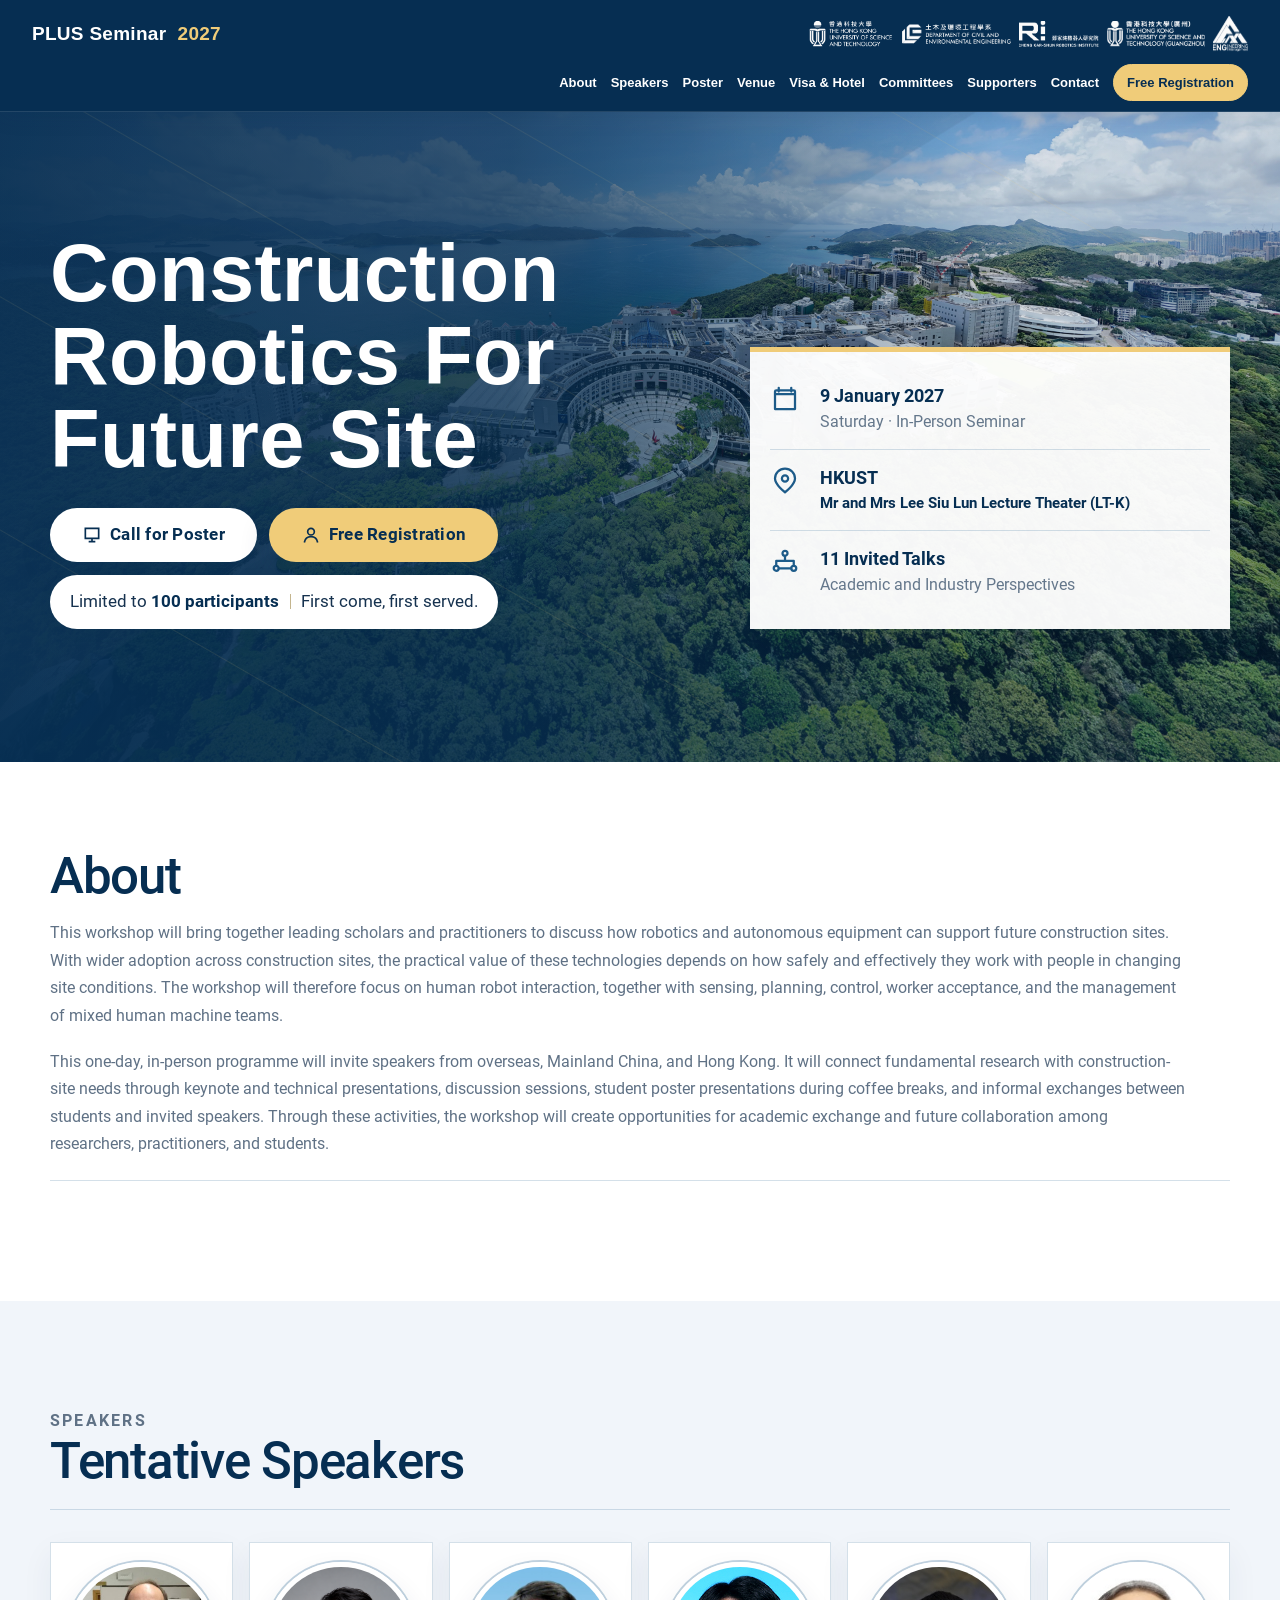
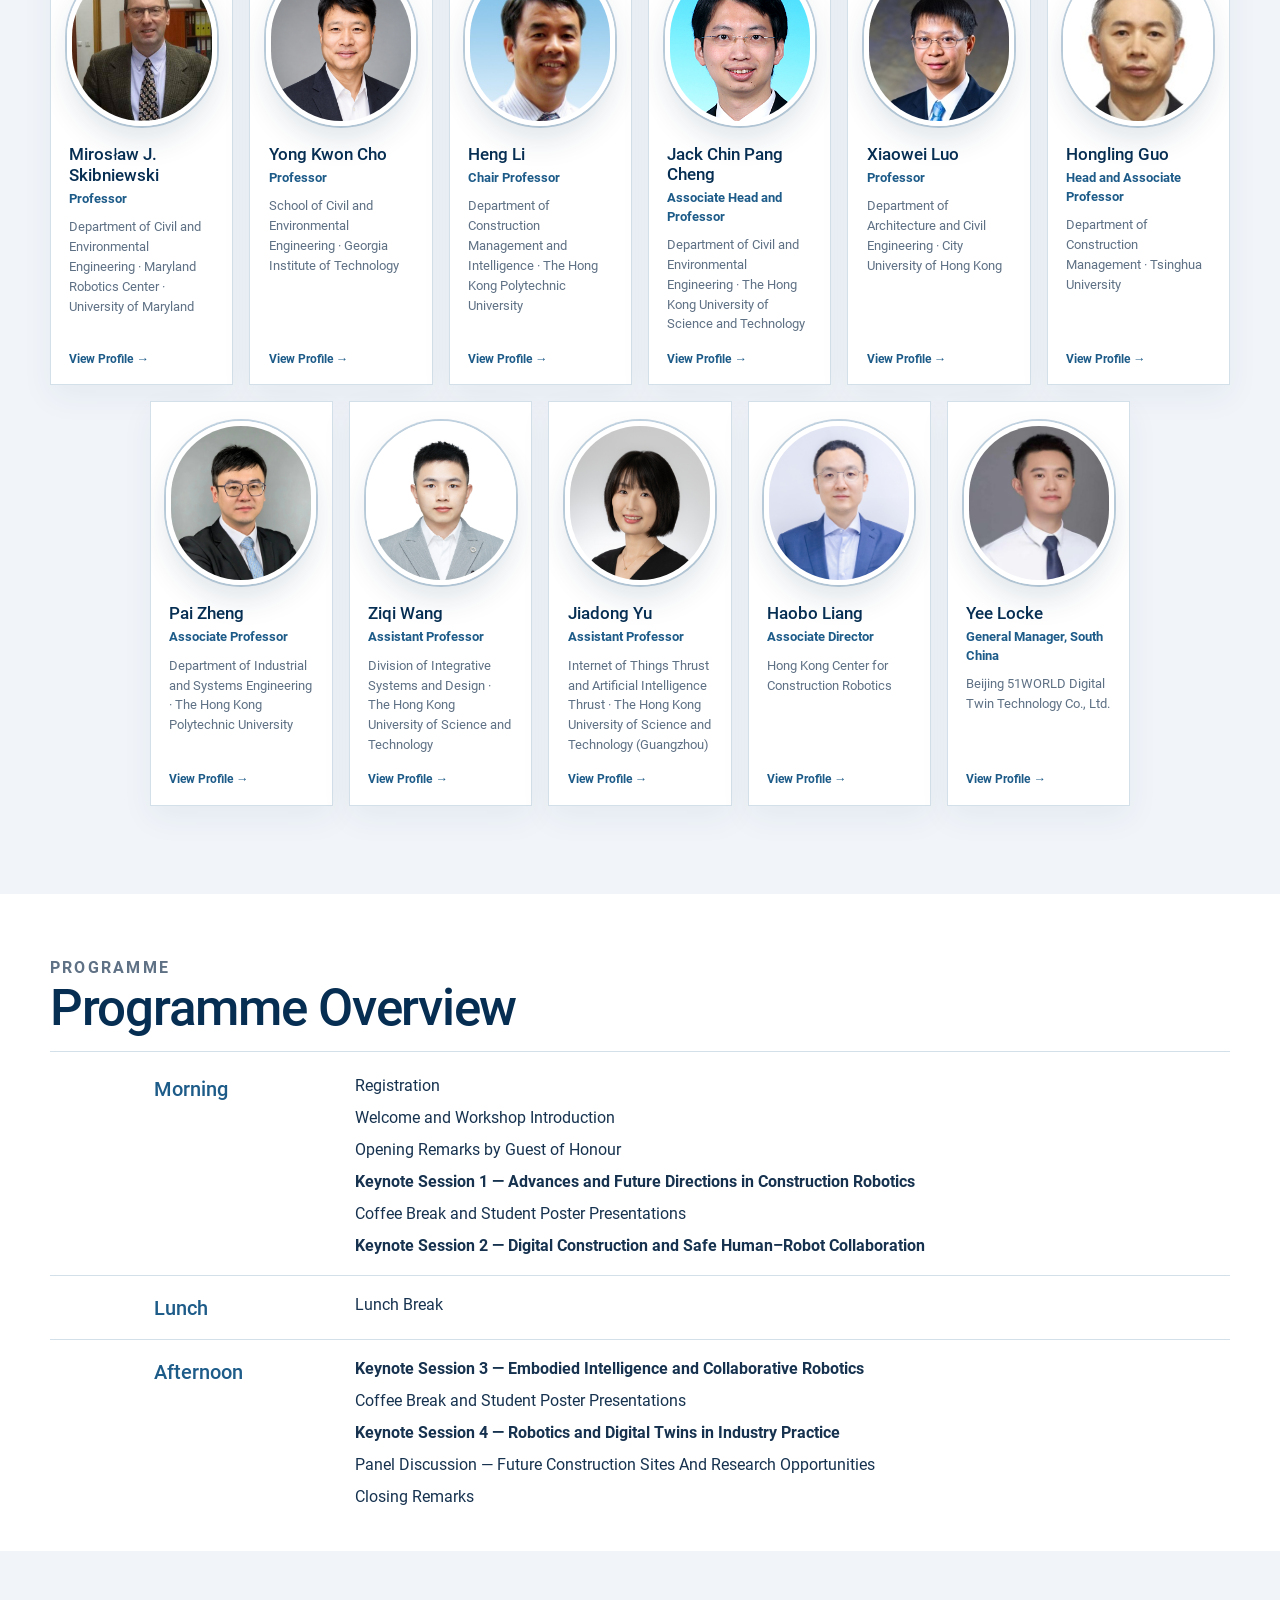
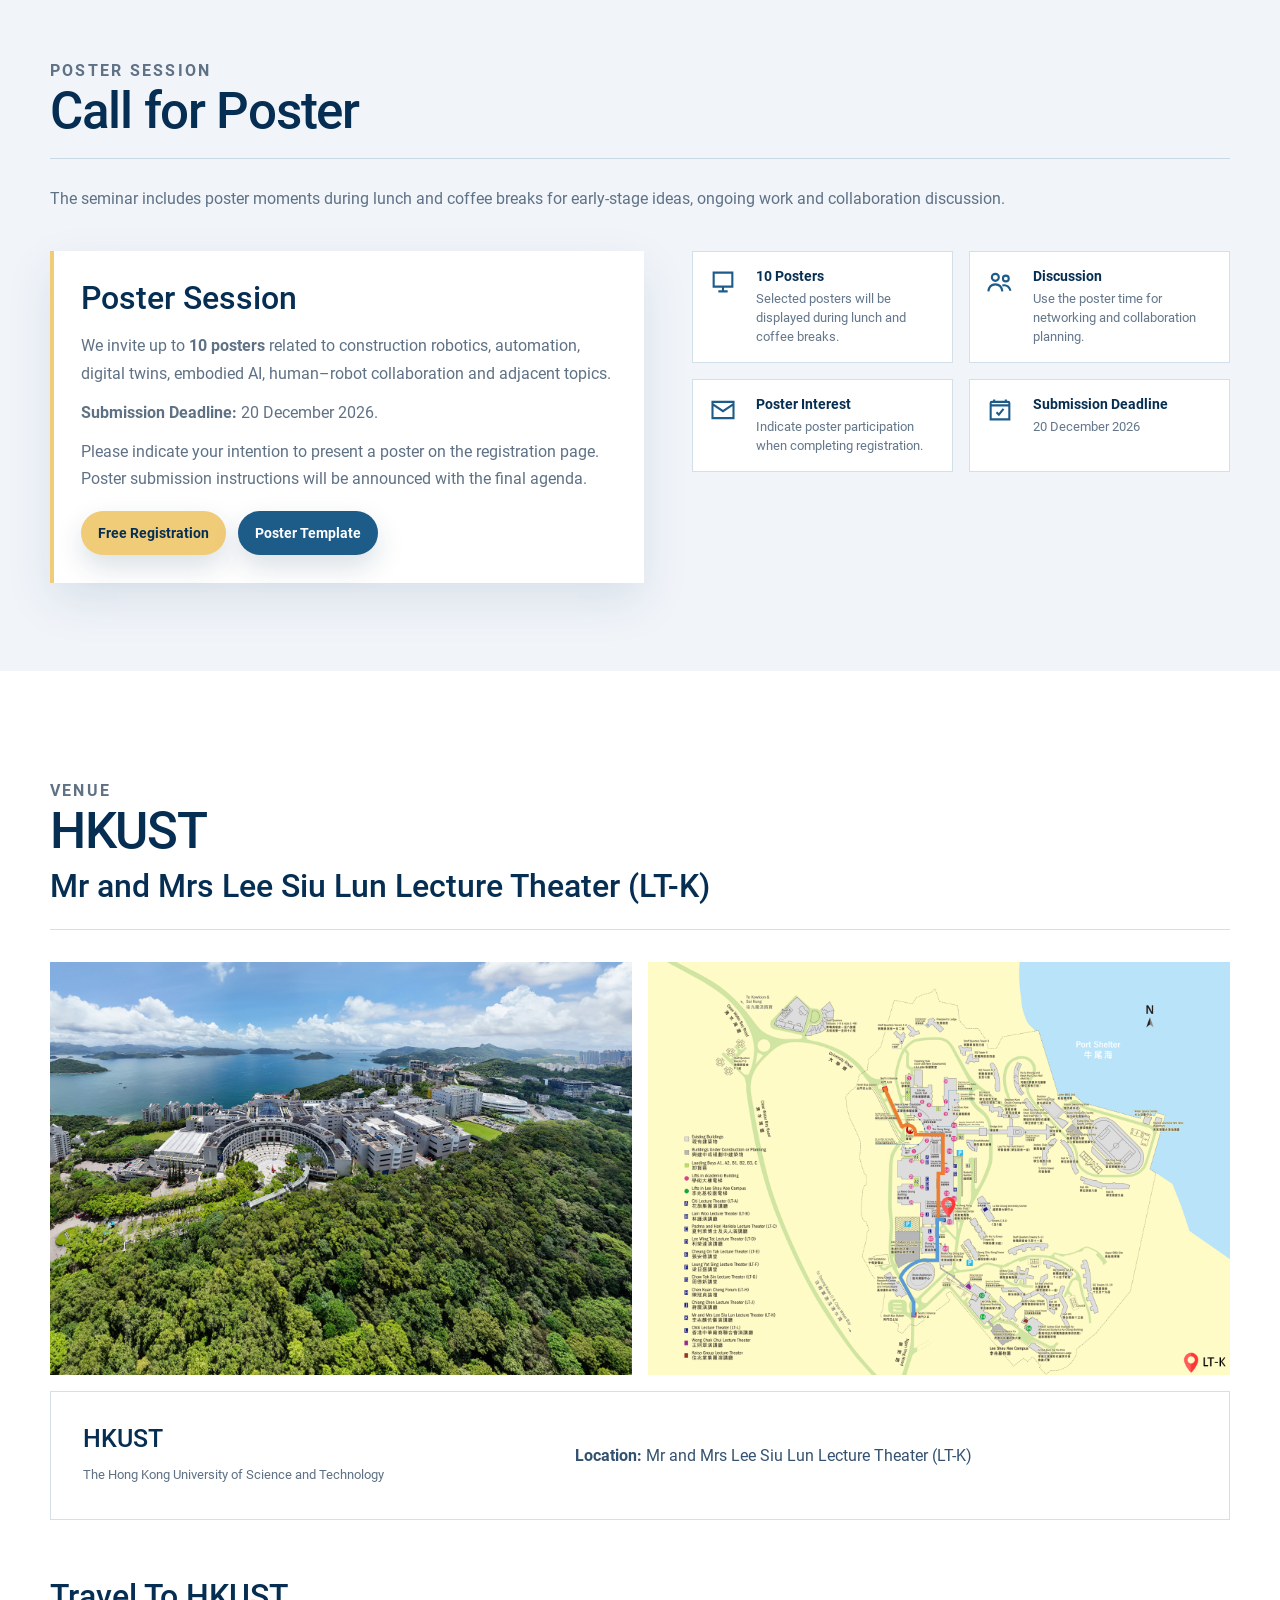
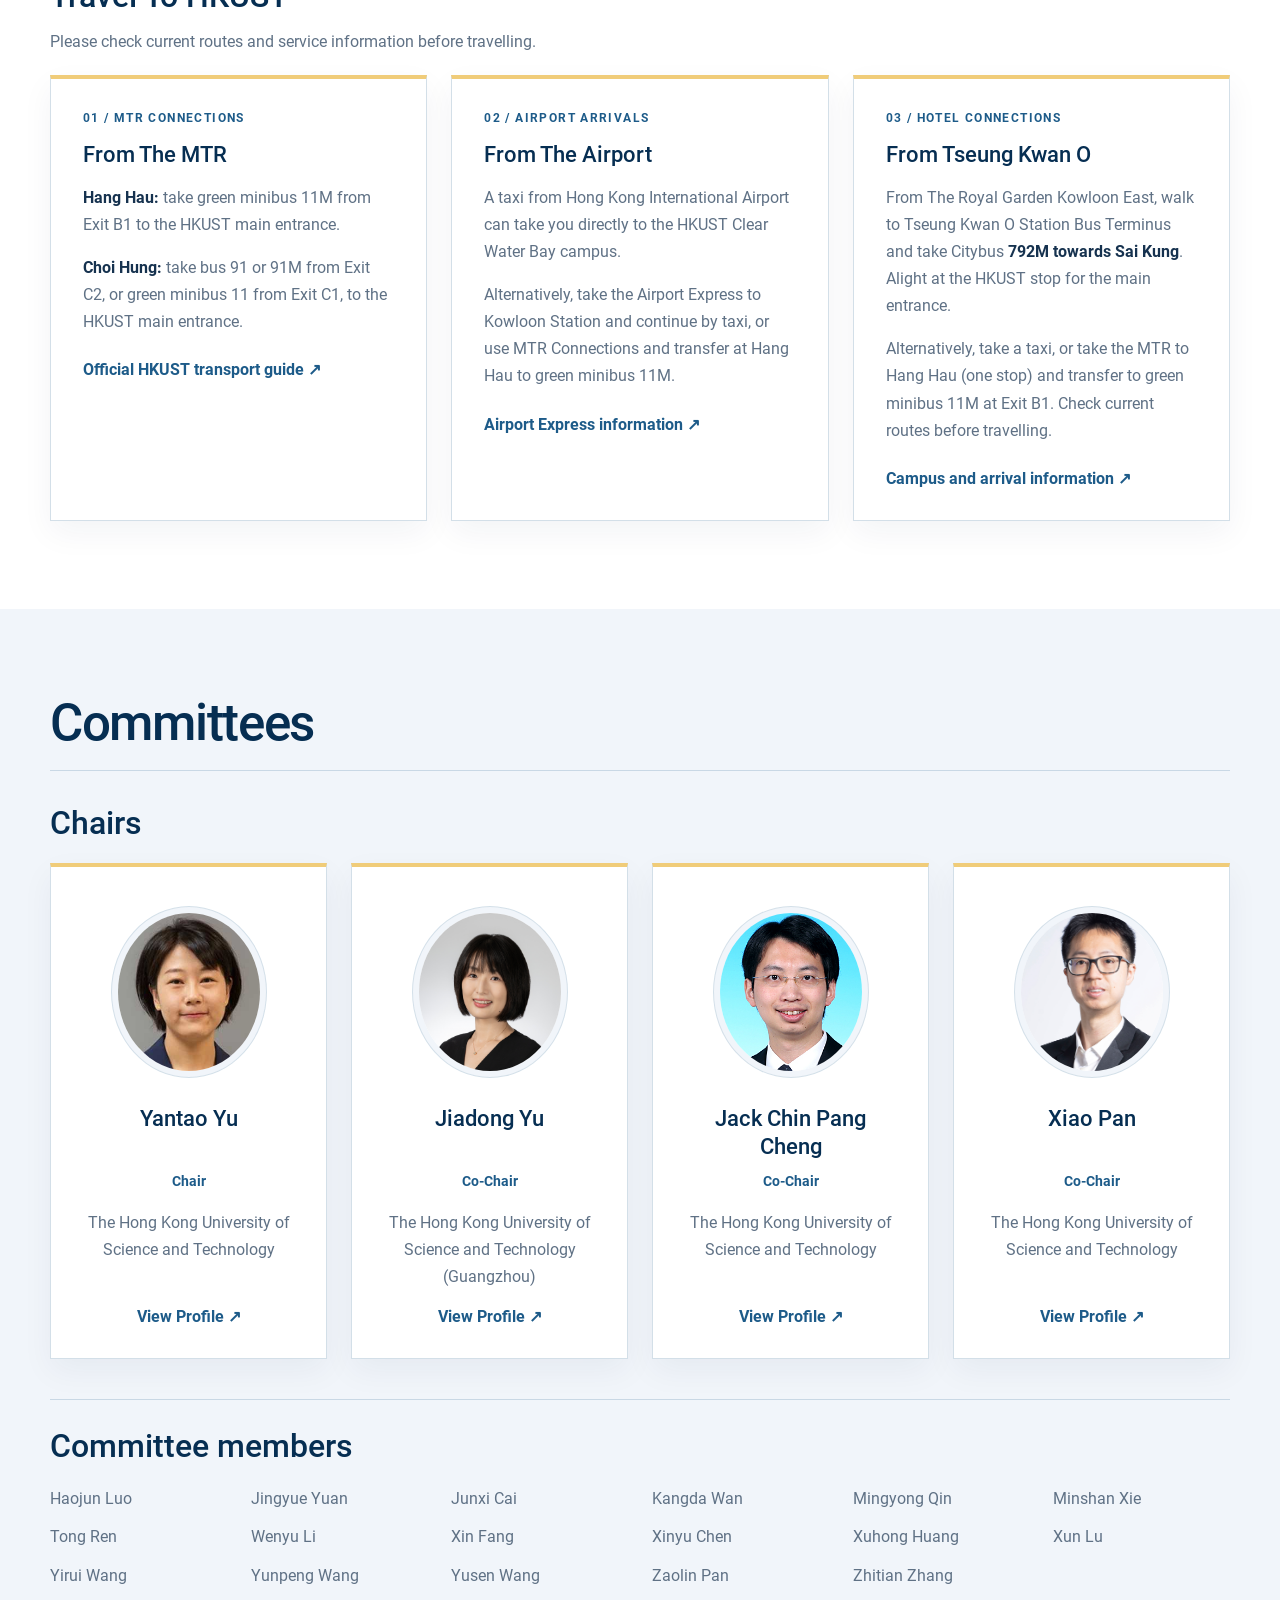
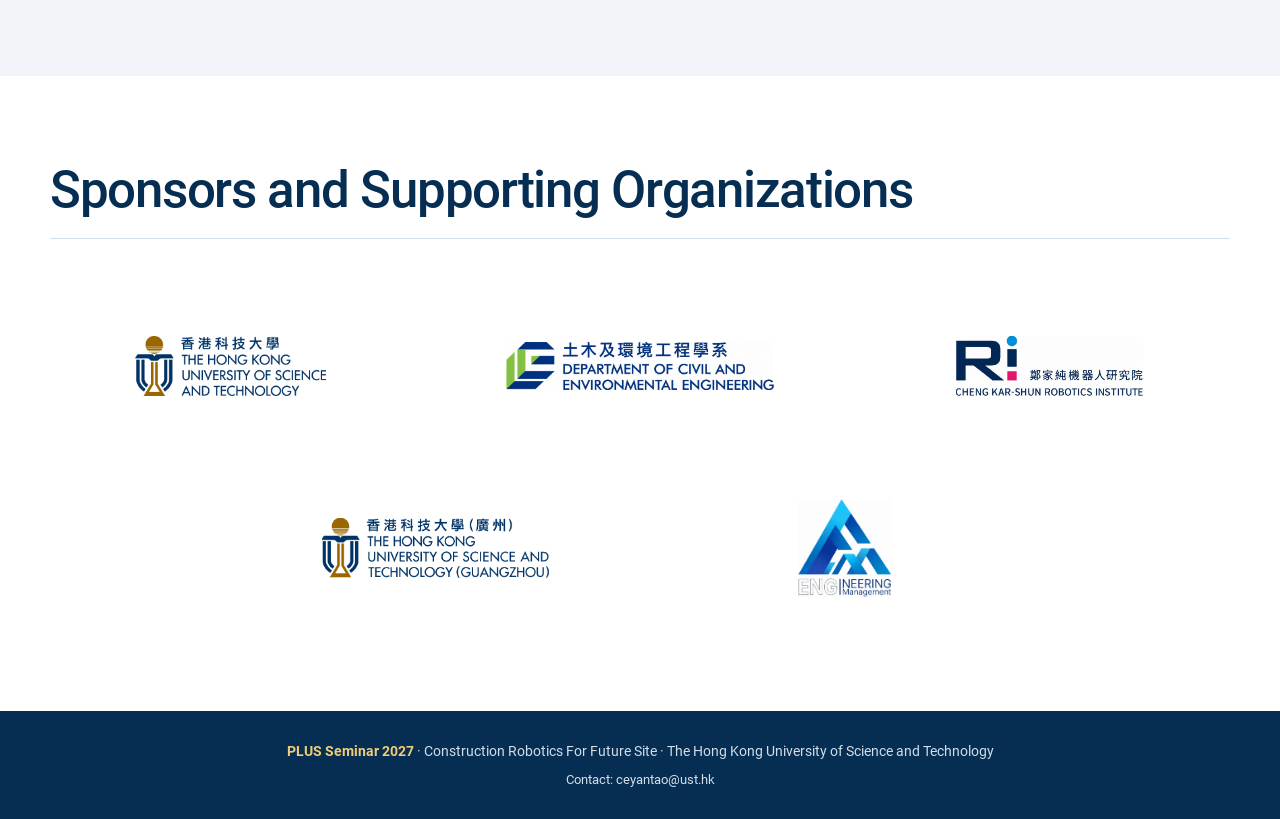
<file: index.html>
<!doctype html>
<html lang="en">
<head>
  <meta charset="utf-8">
  <meta name="viewport" content="width=device-width, initial-scale=1">
  <meta name="description" content="Seminar 2027 — Construction Robotics For Future Site, 9 January 2027 at The Hong Kong University of Science and Technology.">
  <title>Construction Robotics For Future Site | Seminar 2027</title>
  <style>
    :root{--ink:#10242c;--deep:#12303b;--teal:#078b8e;--cyan:#31ccd0;--orange:#ef812f;--pale:#eef7f6;--muted:#60747c;--line:rgba(7,139,142,.2);--shadow:0 18px 44px rgba(13,48,60,.12)}
    *{box-sizing:border-box}html{scroll-behavior:smooth}body{margin:0;color:var(--ink);background:#fff;font-family:"Avenir Next","Helvetica Neue",Arial,sans-serif}a{color:inherit;text-decoration:none}button{font:inherit}
    .topbar{position:sticky;top:0;z-index:30;background:rgba(18,48,59,.97);box-shadow:0 10px 28px rgba(10,34,43,.16);backdrop-filter:blur(12px)}
    .nav{width:min(1180px,calc(100% - 2rem));min-height:68px;margin:auto;display:flex;align-items:center;justify-content:space-between;gap:1.5rem}.brand{color:#fff;font-size:1.22rem;font-weight:900;letter-spacing:.06em}.brand span,.brand small{color:#79dad9}.brand small{margin-left:.5rem;font-size:.76rem;font-weight:900}.menu{display:flex;align-items:center;gap:1.25rem;list-style:none;padding:0;margin:0;color:#dce8ea;font-size:.89rem;font-weight:760}.menu a:hover{color:#fff}.menu .register-link{padding:.5rem .8rem;border:1px solid rgba(121,218,217,.6);border-radius:999px;color:#fff}
    .hero{position:relative;min-height:650px;display:grid;align-items:end;overflow:hidden;background:#0c2c37}.hero::before{content:"";position:absolute;inset:0;background:linear-gradient(90deg,rgba(8,38,49,.96) 0%,rgba(8,38,49,.75) 42%,rgba(8,38,49,.17) 76%),linear-gradient(0deg,rgba(8,38,49,.5),transparent 54%),url("assets/hkust-campus-hd.jpg") right center/cover no-repeat}.hero::after{content:"";position:absolute;inset:0;background:repeating-linear-gradient(90deg,transparent 0,transparent 119px,rgba(49,204,208,.09) 120px),repeating-linear-gradient(0deg,transparent 0,transparent 119px,rgba(49,204,208,.07) 120px),radial-gradient(circle at 72% 30%,rgba(49,204,208,.42) 0 2px,transparent 3px),linear-gradient(118deg,transparent 55%,rgba(49,204,208,.18) 55.2%,transparent 55.5%);mix-blend-mode:screen;opacity:.8}.hero-inner{position:relative;z-index:1;width:min(1180px,calc(100% - 2rem));margin:auto;padding:6rem 0 4rem;display:grid;grid-template-columns:minmax(0,1fr) 420px;gap:3rem;align-items:end}.kicker{display:inline-flex;margin:0 0 1.2rem;padding:.48rem .72rem;border-left:4px solid var(--orange);background:rgba(7,139,142,.92);color:#fff;font-size:.76rem;font-weight:900;letter-spacing:.13em;text-transform:uppercase}.hero h1{max-width:800px;margin:0;color:#fff;font-size:clamp(3.1rem,6.35vw,5.8rem);line-height:1.02;letter-spacing:.004em}.actions{display:flex;flex-wrap:wrap;gap:.75rem;margin-top:1.7rem}.button{display:inline-flex;align-items:center;justify-content:center;gap:.5rem;min-height:44px;padding:.72rem 1rem;border:1px solid rgba(255,255,255,.34);border-radius:999px;background:#fff;color:var(--deep);font-size:.88rem;font-weight:850;box-shadow:0 12px 28px rgba(7,31,40,.2)}.button.primary{border-color:transparent;background:linear-gradient(90deg,var(--orange),#e79e39);color:#fff}.button.teal{border-color:transparent;background:var(--teal);color:#fff}.button svg{width:17px;height:17px;fill:none;stroke:currentColor;stroke-width:2}
    .fact-panel{padding:1rem 1.25rem;border-top:5px solid var(--cyan);background:rgba(255,255,255,.94);box-shadow:var(--shadow)}.fact{display:grid;grid-template-columns:38px 1fr;gap:.75rem;padding:1rem 0;border-bottom:1px solid var(--line)}.fact:last-child{border:0}.fact-icon{width:30px;height:30px;color:var(--teal)}.fact:first-child .fact-icon{color:var(--orange)}.fact-icon svg{width:100%;height:100%;fill:none;stroke:currentColor;stroke-width:1.8;stroke-linecap:round;stroke-linejoin:round}.fact strong{display:block;color:var(--deep);font-size:.98rem}.fact span{display:block;margin-top:.2rem;color:#6a7f86;font-size:.84rem;line-height:1.45}.fact strong .venue-detail{margin-top:.22rem;color:var(--deep);font-size:.75em;font-weight:800;line-height:1.35;white-space:nowrap}
    .section{padding:5.5rem 1rem;background:#fff}.section.alt{background:var(--pale)}.inner{width:min(1180px,100%);margin:auto}.heading{display:grid;grid-template-columns:minmax(0,.9fr) minmax(320px,.65fr);gap:3rem;align-items:end;margin-bottom:2rem;padding-bottom:1.4rem;border-bottom:1px solid var(--line)}.heading.stacked{display:block}.heading.stacked h2{white-space:nowrap}.heading.stacked>p{max-width:900px;margin-top:1.15rem}.eyebrow{margin:0 0 .65rem;color:var(--orange);font-size:.76rem;font-weight:900;letter-spacing:.14em;text-transform:uppercase}.heading h2{margin:0;color:var(--deep);font-size:clamp(2.1rem,4vw,3.7rem);line-height:1;letter-spacing:-.025em}.heading p{margin:0;color:var(--muted);font-size:1rem;line-height:1.72}
    .speaker-grid{display:grid;grid-template-columns:repeat(10,minmax(0,1fr));gap:1rem}.speaker{grid-column:span 2;min-height:100%;overflow:hidden;border:1px solid var(--line);background:#fff;box-shadow:0 12px 30px rgba(16,56,68,.07)}.portrait{display:block;width:150px;height:164px;margin:1.2rem auto 0;border:5px solid #fff;border-radius:999px;object-fit:cover;object-position:center top;box-shadow:0 0 0 2px rgba(7,139,142,.3),0 15px 30px rgba(8,47,58,.14)}.portrait.haobo{object-position:center 18%}.speaker-body{padding:1.15rem}.speaker h3{margin:0;color:var(--deep);font-size:1.08rem}.role{margin:.3rem 0 0;color:var(--teal);font-size:.83rem;font-weight:850;line-height:1.4}.org{min-height:3.9rem;margin:.55rem 0 0;color:#61757d;font-size:.84rem;line-height:1.48}.profile-button{display:inline-flex;align-items:center;gap:.35rem;margin-top:.9rem;padding:0;border:0;background:transparent;color:var(--teal);font-size:.78rem;font-weight:900;cursor:pointer}.profile-button:hover{text-decoration:underline}
    .agenda{display:grid;gap:1rem}.session{overflow:hidden;border:1px solid var(--line);background:#fff;box-shadow:var(--shadow)}.session-head{display:flex;justify-content:space-between;gap:1rem;padding:.85rem 1rem;background:linear-gradient(90deg,var(--deep),var(--teal));color:#fff;font-size:.9rem;font-weight:900;text-transform:uppercase}.session-head span{color:#c7f4f3;font-size:.74rem}.agenda-row{display:grid;grid-template-columns:8rem minmax(0,1fr) minmax(12rem,.65fr);gap:1rem;padding:.9rem 1rem;border-bottom:1px solid var(--line);font-size:.9rem}.agenda-row:last-child{border:0}.time{color:var(--orange);font-weight:900}.agenda-title{color:#173f49;font-weight:850}.who{color:#6c7f86;line-height:1.4}.agenda-note{padding:1rem 1.15rem;border-left:4px solid var(--orange);background:#f7fbfa;color:#5b7078;font-size:.88rem;line-height:1.55}
    .poster-intro{max-width:920px;margin:-.4rem 0 2.4rem;color:var(--muted);font-size:1rem;line-height:1.72}.poster-layout{display:grid;grid-template-columns:1.05fr .95fr;gap:3rem;align-items:start}.poster-panel{padding:1.7rem;border-left:4px solid var(--orange);background:#fff;box-shadow:var(--shadow)}.poster-panel h3{margin:0 0 .9rem;color:var(--deep);font-size:1.45rem}.poster-panel p{margin:.75rem 0;color:var(--muted);line-height:1.7}.poster-facts{display:grid;grid-template-columns:1fr 1fr;gap:1rem}.poster-fact{display:grid;grid-template-columns:34px 1fr;gap:.8rem;align-items:start;padding:1rem;border:1px solid var(--line);background:#fff}.poster-fact svg{width:28px;height:28px;fill:none;stroke:var(--cyan);stroke-width:1.8}.poster-fact strong{display:block;color:var(--deep);font-size:.9rem}.poster-fact span{display:block;margin-top:.25rem;color:#70868d;font-size:.82rem;line-height:1.45}
    .register-wrap{display:grid;grid-template-columns:.68fr 1.32fr;gap:2rem;align-items:start}.register-copy{position:sticky;top:100px;padding:2rem;background:linear-gradient(145deg,var(--deep),#0b6870);color:#fff;box-shadow:var(--shadow)}.register-copy h2{margin:.45rem 0 1rem;font-size:clamp(2.1rem,4vw,3.4rem);line-height:1}.register-copy p{color:#d3e6e8;line-height:1.7}.register-form{display:grid;grid-template-columns:1fr 1fr;gap:1rem;padding:2rem;border:1px solid var(--line);background:#fff;box-shadow:var(--shadow)}.field{display:grid;gap:.38rem}.field.full{grid-column:1/-1}.field label{color:var(--deep);font-size:.82rem;font-weight:850}.field input,.field select,.field textarea{width:100%;padding:.78rem .85rem;border:1px solid #bdd4d6;border-radius:4px;background:#fff;color:var(--ink);font:inherit}.field textarea{min-height:96px;resize:vertical}.field input:focus,.field select:focus,.field textarea:focus{outline:3px solid rgba(49,204,208,.22);border-color:var(--teal)}.check{display:flex;gap:.65rem;align-items:flex-start;color:#536970;font-size:.82rem;line-height:1.5}.check input{width:auto;margin-top:.2rem;padding:0}.form-submit{justify-self:start;border:0;cursor:pointer}.form-status{grid-column:1/-1;min-height:1.4rem;margin:0;color:var(--teal);font-size:.85rem;font-weight:800}.form-status.error{color:#b9422b}.hp{position:absolute!important;left:-9999px!important}
    .heading h2.venue-heading{font-size:clamp(1.9rem,3vw,2.9rem);line-height:1.08}.venue-heading span{display:block}.venue-heading .venue-place{margin-top:.38rem;font-size:.58em;line-height:1.2;letter-spacing:0}.venue-grid{display:grid;grid-template-columns:1.25fr .75fr;gap:1rem}.campus-photo{display:block;width:100%;min-height:420px;height:100%;object-fit:cover;object-position:right center}.venue-copy{padding:2rem;border:1px solid var(--line);background:#fff}.venue-copy h3{margin:0;color:var(--deep);font-size:1.55rem}.venue-copy h3 span,.venue-copy h3 small{display:block}.venue-copy h3 small{margin-top:.45rem;font-size:.55em;line-height:1.35;white-space:nowrap}.venue-copy p{color:var(--muted);line-height:1.75}.venue-copy .university-name{font-size:.82rem;white-space:nowrap}.venue-meta{display:grid;gap:.7rem;margin-top:1.5rem;padding-top:1.2rem;border-top:1px solid var(--line);color:#35535d;font-size:.9rem}.footer{padding:2rem 1rem;background:var(--deep);color:#bfd2d6;text-align:center;font-size:.85rem}.footer strong{color:#fff}
    dialog{width:min(720px,calc(100% - 2rem));padding:0;border:0;border-radius:8px;box-shadow:0 30px 90px rgba(8,36,46,.35)}dialog::backdrop{background:rgba(8,38,49,.68);backdrop-filter:blur(4px)}.modal-head{display:flex;align-items:center;justify-content:space-between;gap:1rem;padding:1rem 1.2rem;background:linear-gradient(90deg,var(--deep),var(--teal));color:#fff}.modal-head h2{margin:0;font-size:1.12rem}.modal-close{width:34px;height:34px;border:1px solid rgba(255,255,255,.4);border-radius:50%;background:transparent;color:#fff;cursor:pointer}.modal-body{padding:1.25rem;color:#49636c;line-height:1.7}.modal-body p{margin:0 0 1rem}.source-link{color:var(--teal);font-weight:850}.source-link:hover{text-decoration:underline}
    @media(max-width:900px){.hero-inner,.heading,.poster-layout,.venue-grid,.register-wrap{grid-template-columns:1fr}.hero-inner{gap:2rem}.fact-panel{max-width:560px}.speaker-grid{grid-template-columns:repeat(2,1fr)}.speaker,.speaker:nth-child(6){grid-column:auto}.register-copy{position:static}.heading.stacked h2{white-space:normal}}
    @media(max-width:640px){.nav{align-items:flex-start;flex-direction:column;padding:.85rem 0}.menu{gap:.75rem;flex-wrap:wrap}.hero h1{font-size:3.15rem}.speaker-grid,.poster-facts,.register-form{grid-template-columns:1fr}.field.full{grid-column:auto}.agenda-row{grid-template-columns:1fr;gap:.3rem}.section{padding:4rem 1rem}.org{min-height:0}.fact strong .venue-detail,.venue-copy h3 small,.venue-copy .university-name{white-space:normal}}
  </style>
  <link rel="stylesheet" href="blue-yellow-theme.css?v=20261102-speakers11">
  <style id="programme-overview-styles">
    #programme{--programme-heading-size:clamp(2.1rem,4vw,3.7rem);padding:42px 1rem;background:#fff}
    #programme .heading{padding-bottom:18px;margin-bottom:22px}
    #programme .heading h2{font-size:var(--programme-heading-size)}
    /* Align period labels with the second r in Programme; keep activities aligned with the first v in Overview. Group borders span the full inner width. */
    #programme .programme-content{box-sizing:border-box;width:100%;margin:0;padding:0}
    #programme .programme-group{display:grid;grid-template-columns:calc(var(--programme-heading-size) * 3.9339) minmax(0,1fr);gap:0;padding:17px 0 17px calc(var(--programme-heading-size) * 2.0270);border-bottom:1px solid var(--line)}
    #programme .programme-group:first-child{padding-top:0}
    #programme .programme-group:last-child{border-bottom:0;padding-bottom:0}
    #programme .programme-period{margin:0;color:var(--teal);font-size:20px;font-weight:500;line-height:1.4;padding-top:1px}
    #programme .programme-items{display:grid;gap:8px;list-style:none;padding:0;margin:0;min-width:0}
    #programme .programme-items li{font-size:16px;line-height:1.5;color:var(--ink)}
    @media(max-width:520px){#programme{padding:30px 1rem}#programme .programme-content{width:100%;padding-left:0}#programme .programme-group{grid-template-columns:1fr;gap:10px;padding:15px 0}#programme .programme-period{font-size:19px}#programme .programme-items li{font-size:15px}}
  </style>
</head>
<body>
  <header class="topbar"><nav class="nav" aria-label="Main navigation"><a class="brand" href="#top"><span>PLUS Seminar</span> <small>2027</small></a><div class="institution-logos" aria-label="Institution logos">
      <a class="hkust-logo" href="https://hkust.edu.hk/" target="_blank" rel="noopener noreferrer"><span class="aligned-logo" style="aspect-ratio:2156/677"><img src="assets/logos/user-hkust-white.png" alt="The Hong Kong University of Science and Technology" style="width:100.742115%;height:106.942393%;left:-0.417440%;top:-3.545052%"></span></a>
      <a class="civil-logo" href="https://ce.hkust.edu.hk/" target="_blank" rel="noopener noreferrer" aria-label="HKUST Department of Civil and Environmental Engineering"><span class="aligned-logo" style="aspect-ratio:1194/247"><img src="assets/logos/user-civil-white.png" alt="" style="width:181.909548%;height:293.117409%;left:-75.376884%;top:-93.927126%"></span></a>
      <a class="robotics-logo" href="https://ri.hkust.edu.hk/" target="_blank" rel="noopener noreferrer"><span class="aligned-logo" style="aspect-ratio:1855/605"><img src="assets/logos/user-ri-white.png" alt="HKUST Robotics Institute" style="width:111.374663%;height:125.785124%;left:-5.714286%;top:-13.057851%"></span></a>
      <a class="gz-logo" href="https://www.hkust-gz.edu.cn/" target="_blank" rel="noopener noreferrer"><span class="aligned-logo" style="aspect-ratio:2136/566"><img src="assets/logos/user-hkust-gz-white.png" alt="The Hong Kong University of Science and Technology (Guangzhou)" style="width:101.685393%;height:127.915194%;left:-0.983146%;top:-13.250883%"></span></a>
      <a class="journal-logo" href="https://link.springer.com/journal/42524" target="_blank" rel="noopener noreferrer" title="ENGINEERING Management"><span class="aligned-logo" style="aspect-ratio:1118/1144"><img src="assets/logos/user-engineering-management-white.png" alt="ENGINEERING Management" width="1254" height="1254" style="width:112.164580%;height:109.615385%;left:-6.708408%;top:-4.545455%"></span></a>
    </div><ul class="menu"><li><a href="#about">About</a></li><li><a href="#speakers">Speakers</a></li><li><a href="#poster">Poster</a></li><li><a href="#venue">Venue</a></li><li><a href="visa-accommodation.html">Visa &amp; Hotel</a></li><li><a href="#committees">Committees</a></li><li><a href="#supporters">Supporters</a></li><li><a href="#contact">Contact</a></li><li><a class="register-link" href="https://forms.cloud.microsoft/Pages/ResponsePage.aspx?id=4vMXySKTJkmbs9rKcwQTytYwKtt6Kf1Pqjt1yMkLIxBUNkJEU0RYSjFBT0RDRzlINERTTUpHUFI5Uy4u&lang=en-US" target="_blank" rel="noopener noreferrer">Free Registration</a></li></ul></nav></header>
  <main id="top">
    <section class="hero"><div class="hero-inner"><div><h1>Construction Robotics For Future Site</h1><div class="hero-registration"><div class="actions"><a class="button" href="#poster"><svg viewBox="0 0 24 24"><path d="M4 4h16v12H4zM8 20h8M12 16v4"/></svg>Call for Poster</a><a class="button primary" href="https://forms.cloud.microsoft/Pages/ResponsePage.aspx?id=4vMXySKTJkmbs9rKcwQTytYwKtt6Kf1Pqjt1yMkLIxBUNkJEU0RYSjFBT0RDRzlINERTTUpHUFI5Uy4u&lang=en-US" target="_blank" rel="noopener noreferrer"><svg viewBox="0 0 24 24"><circle cx="12" cy="8" r="4"/><path d="M4 21c.8-5 3.5-7 8-7s7.2 2 8 7"/></svg>Free Registration</a></div><p class="registration-note"><span>Limited to <strong>100 participants</strong></span><span class="notice-divider" aria-hidden="true"></span><span>First come, first served.</span></p></div></div>
      <aside class="fact-panel"><div class="fact"><div class="fact-icon"><svg viewBox="0 0 24 24"><path d="M7 3v3M17 3v3M4 8h16M5 5h14a1 1 0 0 1 1 1v14H4V6a1 1 0 0 1 1-1Z"/></svg></div><div><strong>9 January 2027</strong><span>Saturday · In-Person Seminar</span></div></div><div class="fact"><div class="fact-icon"><svg viewBox="0 0 24 24"><path d="M20 10c0 5-8 11-8 11S4 15 4 10a8 8 0 1 1 16 0Z"/><circle cx="12" cy="10" r="2.5"/></svg></div><div><strong>HKUST<span class="venue-detail">Mr and Mrs Lee Siu Lun Lecture Theater <span class="room-code">(LT-K)</span></span></strong></div></div><div class="fact"><div class="fact-icon"><svg viewBox="0 0 24 24"><circle cx="12" cy="5" r="2"/><circle cx="5" cy="17" r="2"/><circle cx="19" cy="17" r="2"/><path d="M12 7v4M7 17h10M5 15v-4h14v4"/></svg></div><div><strong>11 Invited Talks</strong><span>Academic and Industry Perspectives</span></div></div></aside>
    </div></section>

    <section class="section" id="about"><div class="inner"><div class="heading stacked"><h2>About</h2><p>This workshop will bring together leading scholars and practitioners to discuss how robotics and autonomous equipment can support future construction sites. With wider adoption across construction sites, the practical value of these technologies depends on how safely and effectively they work with people in changing site conditions. The workshop will therefore focus on human robot interaction, together with sensing, planning, control, worker acceptance, and the management of mixed human machine teams.</p><p>This one-day, in-person programme will invite speakers from overseas, Mainland China, and Hong Kong. It will connect fundamental research with construction-site needs through keynote and technical presentations, discussion sessions, student poster presentations during coffee breaks, and informal exchanges between students and invited speakers. Through these activities, the workshop will create opportunities for academic exchange and future collaboration among researchers, practitioners, and students.</p></div>

    </div></section>

    <section class="section alt" id="speakers"><div class="inner"><div class="heading stacked"><p class="eyebrow">Speakers</p><h2>Tentative Speakers</h2></div><div class="speaker-grid">
      <article class="speaker"><img class="portrait" src="assets/speakers/miroslaw-skibniewski-updated.png" alt="Mirosław J. Skibniewski"><div class="speaker-body"><h3>Mirosław J. Skibniewski</h3><p class="role">Professor</p><p class="org">Department of Civil and Environmental Engineering · Maryland Robotics Center · University of Maryland</p><button class="profile-button" data-modal="m-mjs">View Profile →</button></div></article>
      <article class="speaker"><img class="portrait" src="assets/speakers/yong-cho-updated.png" alt="Yong Kwon Cho"><div class="speaker-body"><h3>Yong Kwon Cho</h3><p class="role">Professor</p><p class="org">School of Civil and Environmental Engineering · Georgia Institute of Technology</p><button class="profile-button" data-modal="m-ykc">View Profile →</button></div></article>
      <article class="speaker"><img class="portrait" src="assets/speakers/heng-li.jpg" alt="Heng Li"><div class="speaker-body"><h3>Heng Li</h3><p class="role">Chair Professor</p><p class="org">Department of Construction Management and Intelligence · The Hong Kong Polytechnic University</p><button class="profile-button" data-modal="m-heng-li">View Profile →</button></div></article>
      <article class="speaker"><img class="portrait" src="assets/speakers/jack-cheng.jpg" alt="Jack Chin Pang Cheng"><div class="speaker-body"><h3>Jack Chin Pang Cheng</h3><p class="role">Associate Head and Professor</p><p class="org">Department of Civil and Environmental Engineering · The Hong Kong University of Science and Technology</p><button class="profile-button" data-modal="m-jcpc">View Profile →</button></div></article>
      <article class="speaker"><img class="portrait" src="assets/speakers/xiaowei-luo.jpg" alt="Xiaowei Luo"><div class="speaker-body"><h3>Xiaowei Luo</h3><p class="role">Professor</p><p class="org">Department of Architecture and Civil Engineering · City University of Hong Kong</p><button class="profile-button" data-modal="m-xl">View Profile →</button></div></article>
      <article class="speaker"><img class="portrait" src="assets/speakers/hongling-guo-updated.jpg" alt="Hongling Guo"><div class="speaker-body"><h3>Hongling Guo</h3><p class="role">Head and Associate Professor</p><p class="org">Department of Construction Management · Tsinghua University</p><button class="profile-button" data-modal="m-hg">View Profile →</button></div></article>
      <article class="speaker"><img class="portrait" src="assets/speakers/pai-zheng-updated.png" alt="Pai Zheng"><div class="speaker-body"><h3>Pai Zheng</h3><p class="role">Associate Professor</p><p class="org">Department of Industrial and Systems Engineering · The Hong Kong Polytechnic University</p><button class="profile-button" data-modal="m-pz">View Profile →</button></div></article>
      <article class="speaker"><img class="portrait" src="assets/speakers/ziqi-wang-2026-10-16.jpg" alt="Ziqi Wang"><div class="speaker-body"><h3>Ziqi Wang</h3><p class="role">Assistant Professor</p><p class="org">Division of Integrative Systems and Design · The Hong Kong University of Science and Technology</p><button class="profile-button" data-modal="m-zw">View Profile →</button></div></article>
      <article class="speaker"><img class="portrait" src="assets/speakers/jiadong-yu-updated.png" alt="Jiadong Yu"><div class="speaker-body"><h3>Jiadong Yu</h3><p class="role">Assistant Professor</p><p class="org">Internet of Things Thrust and Artificial Intelligence Thrust · The Hong Kong University of Science and Technology (Guangzhou)</p><button class="profile-button" data-modal="m-jy">View Profile →</button></div></article>
      <article class="speaker"><img class="portrait haobo" src="assets/speakers/haobo-liang-updated.jpg" alt="Haobo Liang"><div class="speaker-body"><h3>Haobo Liang</h3><p class="role">Associate Director</p><p class="org">Hong Kong Center for Construction Robotics</p><button class="profile-button" data-modal="m-haobo-liang">View Profile →</button></div></article>
      <article class="speaker"><img class="portrait yee-locke" src="assets/speakers/yee-locke.jpg" alt="Yee Locke"><div class="speaker-body"><h3>Yee Locke</h3><p class="role">General Manager, South China</p><p class="org">Beijing 51WORLD Digital Twin Technology Co., Ltd.</p><button class="profile-button" data-modal="m-yee-locke">View Profile →</button></div></article>
    </div></div></section>

    <section class="section programme-section" id="programme" aria-labelledby="programme-heading"><div class="inner">
      <div class="heading stacked"><p class="eyebrow">Programme</p><h2 id="programme-heading">Programme Overview</h2></div>
      <div class="programme-content">
        <section class="programme-group" aria-labelledby="programme-morning"><h3 class="programme-period" id="programme-morning">Morning</h3>
          <ul class="programme-items">
            <li>Registration</li>
            <li>Welcome and Workshop Introduction</li>
            <li>Opening Remarks by Guest of Honour</li>
            <li><strong>Keynote Session 1 — Advances and Future Directions in Construction Robotics</strong></li>
            <li>Coffee Break and Student Poster Presentations</li>
            <li><strong>Keynote Session 2 — Digital Construction and Safe Human–Robot Collaboration</strong></li>
          </ul>
        </section>
        <section class="programme-group" aria-labelledby="programme-lunch"><h3 class="programme-period" id="programme-lunch">Lunch</h3><ul class="programme-items"><li>Lunch Break</li></ul></section>
        <section class="programme-group" aria-labelledby="programme-afternoon"><h3 class="programme-period" id="programme-afternoon">Afternoon</h3>
          <ul class="programme-items">
            <li><strong>Keynote Session 3 — Embodied Intelligence and Collaborative Robotics</strong></li>
            <li>Coffee Break and Student Poster Presentations</li>
            <li><strong>Keynote Session 4 — Robotics and Digital Twins in Industry Practice</strong></li>
            <li>Panel Discussion — Future Construction Sites And Research Opportunities</li>
            <li>Closing Remarks</li>
          </ul>
        </section>
      </div>
    </div></section>

    <section class="section" id="agenda" hidden><div class="inner"><div class="heading"><div><p class="eyebrow">Agenda</p><h2>Tentative Agenda</h2></div><p>Each invited talk is scheduled for 20 minutes plus 5 minutes of Q&amp;A. Times remain tentative and may be adjusted once travel and talk details are confirmed.</p></div><div class="agenda">
      <div class="session"><div class="session-head">Morning session <span>Six invited talks</span></div><div class="agenda-row"><div class="time">08:45–09:00</div><div class="agenda-title">Registration</div><div class="who">All participants</div></div><div class="agenda-row"><div class="time">09:00–09:10</div><div class="agenda-title">Welcome &amp; Opening</div><div class="who">Organizing team</div></div><div class="agenda-row"><div class="time">09:10–09:35</div><div class="agenda-title">Mirosław J. Skibniewski</div><div class="who">University of Maryland</div></div><div class="agenda-row"><div class="time">09:35–10:00</div><div class="agenda-title">Yong Kwon Cho</div><div class="who">Georgia Institute of Technology</div></div><div class="agenda-row"><div class="time">10:00–10:25</div><div class="agenda-title">Xiaowei Luo</div><div class="who">City University of Hong Kong</div></div><div class="agenda-row"><div class="time">10:25–10:55</div><div class="agenda-title">Coffee break</div><div class="who">Posters and networking</div></div><div class="agenda-row"><div class="time">10:55–11:20</div><div class="agenda-title">Hongling Guo</div><div class="who">Tsinghua University</div></div><div class="agenda-row"><div class="time">11:20–11:45</div><div class="agenda-title">Jack Chin Pang Cheng</div><div class="who">The Hong Kong University of Science and Technology</div></div><div class="agenda-row"><div class="time">11:45–12:10</div><div class="agenda-title">Heng Li</div><div class="who">The Hong Kong Polytechnic University</div></div></div>
      <div class="session"><div class="session-head">Lunch + poster exchange <span>Networking session</span></div><div class="agenda-row"><div class="time">12:10–13:45</div><div class="agenda-title">Lunch + poster session</div><div class="who">Poster exchange and collaboration discussion</div></div></div>
      <div class="session"><div class="session-head">Afternoon session <span>Five invited talks</span></div><div class="agenda-row"><div class="time">13:45–13:50</div><div class="agenda-title">Afternoon Opening</div><div class="who">Organizing team</div></div><div class="agenda-row"><div class="time">13:50–14:15</div><div class="agenda-title">Pai Zheng</div><div class="who">The Hong Kong Polytechnic University</div></div><div class="agenda-row"><div class="time">14:15–14:40</div><div class="agenda-title">Ziqi Wang</div><div class="who">The Hong Kong University of Science and Technology</div></div><div class="agenda-row"><div class="time">14:40–15:05</div><div class="agenda-title">Jiadong Yu</div><div class="who">The Hong Kong University of Science and Technology (Guangzhou)</div></div><div class="agenda-row"><div class="time">15:05–15:35</div><div class="agenda-title">Coffee break</div><div class="who">Posters and networking</div></div><div class="agenda-row"><div class="time">15:35–16:00</div><div class="agenda-title">Haobo Liang</div><div class="who">Hong Kong Center for Construction Robotics</div></div><div class="agenda-row"><div class="time">16:00–16:25</div><div class="agenda-title">Yee Locke</div><div class="who">Beijing 51WORLD Digital Twin Technology Co., Ltd.</div></div><div class="agenda-row"><div class="time">16:25–16:35</div><div class="agenda-title">Closing session</div><div class="who">Organizing team</div></div></div>
    </div></div></section>

    <section class="section alt" id="poster"><div class="inner"><div class="heading stacked"><p class="eyebrow">Poster Session</p><h2>Call for Poster</h2></div><p class="poster-intro">The seminar includes poster moments during lunch and coffee breaks for early-stage ideas, ongoing work and collaboration discussion.</p><div class="poster-layout"><div class="poster-panel"><h3>Poster Session</h3><p>We invite up to <strong>10 posters</strong> related to construction robotics, automation, digital twins, embodied AI, human–robot collaboration and adjacent topics.</p><p><strong>Submission Deadline:</strong> <time datetime="2026-12-20">20 December 2026</time>.</p><p>Please indicate your intention to present a poster on the registration page. Poster submission instructions will be announced with the final agenda.</p><div class="poster-actions"><a class="button primary" href="https://forms.cloud.microsoft/Pages/ResponsePage.aspx?id=4vMXySKTJkmbs9rKcwQTytYwKtt6Kf1Pqjt1yMkLIxBUNkJEU0RYSjFBT0RDRzlINERTTUpHUFI5Uy4u&lang=en-US" target="_blank" rel="noopener noreferrer">Free Registration</a><a class="button teal" href="https://hkustconnect-my.sharepoint.com/:p:/g/personal/xhuangct_connect_ust_hk/IQCriGRFQ2yUTaTgcqxDikJcAbk0EGH9KcLiUlzev6F5g08?e=sqqhgo" target="_blank" rel="noopener noreferrer">Poster Template</a></div></div><div class="poster-facts"><div class="poster-fact"><svg viewBox="0 0 24 24"><path d="M4 4h16v12H4zM8 20h8M12 16v4"/></svg><div><strong>10 Posters</strong><span>Selected posters will be displayed during lunch and coffee breaks.</span></div></div><div class="poster-fact"><svg viewBox="0 0 24 24"><circle cx="8" cy="8" r="3"/><circle cx="17" cy="9" r="2.5"/><path d="M2 20c.5-4 2.5-6 6-6s5.5 2 6 6M14 15c3.5-.7 6 1.2 7 4.5"/></svg><div><strong>Discussion</strong><span>Use the poster time for networking and collaboration planning.</span></div></div><div class="poster-fact"><svg viewBox="0 0 24 24"><path d="M3 5h18v14H3zM3 7l9 6 9-6"/></svg><div><strong>Poster Interest</strong><span>Indicate poster participation when completing registration.</span></div></div><div class="poster-fact"><svg viewBox="0 0 24 24"><path d="M7 3v3M17 3v3M4 8h16M5 5h14a1 1 0 0 1 1 1v14H4V6a1 1 0 0 1 1-1Z"/><path d="m9 14 2 2 4-5"/></svg><div><strong>Submission Deadline</strong><span><time datetime="2026-12-20">20 December 2026</time></span></div></div></div></div></div></section>


    <section class="section" id="venue"><div class="inner"><div class="heading stacked"><p class="eyebrow">Venue</p><h2>HKUST</h2><h3 class="venue-place">Mr and Mrs Lee Siu Lun Lecture Theater (LT-K)</h3></div><div class="venue-grid">
      <img class="campus-photo" src="assets/hkust-campus-official-4k.jpg" alt="Aerial view of The Hong Kong University of Science and Technology campus">
      <a class="campus-map-link" href="assets/hkust-ltk-campus-map.png" target="_blank" rel="noopener noreferrer" title="View full-size campus map" aria-label="Open full-size HKUST campus map showing LT-K and direction signs"><img class="campus-map" src="assets/hkust-ltk-campus-map.png" alt="HKUST campus map showing the LT-K lecture theater location and direction signs"></a>
      <div class="venue-copy"><div class="venue-summary"><h3><span>HKUST</span></h3><p class="university-name">The Hong Kong University of Science and Technology</p></div><div class="venue-meta"><div><strong>Location:</strong> Mr and Mrs Lee Siu Lun Lecture Theater (LT-K)</div></div></div></div>
      <div class="travel-heading"><h3>Travel To HKUST</h3><p>Please check current routes and service information before travelling.</p></div>
      <div class="travel-grid">
        <article class="info-card"><span class="card-label">01 / MTR Connections</span><h3>From The MTR</h3><p><strong>Hang Hau:</strong> take green minibus 11M from Exit B1 to the HKUST main entrance.</p><p><strong>Choi Hung:</strong> take bus 91 or 91M from Exit C2, or green minibus 11 from Exit C1, to the HKUST main entrance.</p><a class="source-link" href="https://hkust.edu.hk/visit" target="_blank" rel="noopener noreferrer">Official HKUST transport guide ↗</a></article>
        <article class="info-card"><span class="card-label">02 / Airport Arrivals</span><h3>From The Airport</h3><p>A taxi from Hong Kong International Airport can take you directly to the HKUST Clear Water Bay campus.</p><p>Alternatively, take the Airport Express to Kowloon Station and continue by taxi, or use MTR Connections and transfer at Hang Hau to green minibus 11M.</p><a class="source-link" href="https://www.mtr.com.hk/en/customer/services/airport_express_index.html" target="_blank" rel="noopener noreferrer">Airport Express information ↗</a></article>
        <article class="info-card"><span class="card-label">03 / Hotel Connections</span><h3>From Tseung Kwan O</h3><p>From The Royal Garden Kowloon East, walk to Tseung Kwan O Station Bus Terminus and take Citybus <strong>792M towards Sai Kung</strong>. Alight at the HKUST stop for the main entrance.</p><p>Alternatively, take a taxi, or take the MTR to Hang Hau (one stop) and transfer to green minibus 11M at Exit B1. Check current routes before travelling.</p><a class="source-link" href="https://hkust.edu.hk/visit" target="_blank" rel="noopener noreferrer">Campus and arrival information ↗</a></article>
      </div>
    </div></section>



    <section class="section alt" id="committees" aria-labelledby="committees-title"><div class="inner"><div class="heading stacked"><h2 id="committees-title">Committees</h2></div><h3 class="chair-subtitle">Chairs</h3>
      <div class="chair-grid">
        <article class="chair-card"><img src="assets/speakers/yantao-yu.jpg" alt="Yantao Yu" loading="lazy"><h3>Yantao Yu</h3><p class="chair-role">Chair</p><p>The Hong Kong University of Science and Technology</p><a class="source-link" href="https://ce.hkust.edu.hk/people/yantao-yu-yuyantao" target="_blank" rel="noopener noreferrer">View Profile ↗</a></article>
        <article class="chair-card"><img src="assets/speakers/jiadong-yu-updated.png" alt="Jiadong Yu" loading="lazy"><h3>Jiadong Yu</h3><p class="chair-role">Co-Chair</p><p>The Hong Kong University of Science and Technology (Guangzhou)</p><a class="source-link" href="https://facultyprofiles.hkust-gz.edu.cn/faculty-personal-page/YU-Jiadong/jiadongyu" target="_blank" rel="noopener noreferrer">View Profile ↗</a></article>
        <article class="chair-card"><img src="assets/speakers/jack-cheng.jpg" alt="Jack Chin Pang Cheng" loading="lazy"><h3>Jack Chin Pang Cheng</h3><p class="chair-role">Co-Chair</p><p>The Hong Kong University of Science and Technology</p><a class="source-link" href="https://researchportal.hkust.edu.hk/en/persons/ping-cheng/" target="_blank" rel="noopener noreferrer">View Profile ↗</a></article>
        <article class="chair-card"><div class="chair-portrait-frame"><img src="assets/speakers/xiao-pan.png" alt="Xiao Pan" loading="lazy"></div><h3>Xiao Pan</h3><p class="chair-role">Co-Chair</p><p>The Hong Kong University of Science and Technology</p><a class="source-link" href="https://ce.hkust.edu.hk/people/xiao-pan-panxiao" target="_blank" rel="noopener noreferrer">View Profile ↗</a></article>
      </div>
      <div class="committee-members"><h3>Committee members</h3><ul class="member-list">
        <li>Haojun Luo</li><li>Jingyue Yuan</li><li>Junxi Cai</li><li>Kangda Wan</li>
        <li>Mingyong Qin</li><li>Minshan Xie</li><li>Tong Ren</li><li>Wenyu Li</li>
        <li>Xin Fang</li><li>Xinyu Chen</li><li>Xuhong Huang</li><li>Xun Lu</li>
        <li>Yirui Wang</li><li>Yunpeng Wang</li><li>Yusen Wang</li><li>Zaolin Pan</li>
        <li>Zhitian Zhang</li>
      </ul></div>
    </div></section>

    <section class="section supporters-section" id="supporters" aria-labelledby="supporters-title">
      <div class="inner">
        <div class="heading stacked"><h2 id="supporters-title">Sponsors and Supporting Organizations</h2></div>
        <div class="supporter-logos" aria-label="Sponsors and supporting organizations">
          <div class="supporter-logo supporter-hkust"><span class="aligned-logo" style="aspect-ratio:580/182"><img src="assets/supporters/UST_L4.png" alt="The Hong Kong University of Science and Technology" loading="lazy" style="width:100.000000%;height:100.000000%;left:0.000000%;top:0.000000%"></span></div>
          <div class="supporter-logo supporter-civil"><span class="aligned-logo" style="aspect-ratio:1731/310"><img src="assets/supporters/HKUST-Civil-logo-enhanced.png" alt="Department of Civil and Environmental Engineering, HKUST" loading="lazy" style="width:111.380705%;height:262.903226%;left:-7.625650%;top:-78.387097%"></span></div>
          <div class="supporter-logo supporter-ri"><span class="aligned-logo" style="aspect-ratio:1315/422"><img src="assets/supporters/CKSRI-logo-white.png" alt="Cheng Kar-Shun Robotics Institute" loading="lazy" style="width:134.904943%;height:210.189573%;left:-17.566540%;top:-51.184834%"></span></div>
          <div class="supporter-logo supporter-gz"><span class="aligned-logo" style="aspect-ratio:674/178"><img src="assets/supporters/UST-GZ_4C_L4.png" alt="The Hong Kong University of Science and Technology (Guangzhou)" loading="lazy" style="width:101.038576%;height:104.494382%;left:-0.593472%;top:-2.808989%"></span></div>
          <div class="supporter-logo supporter-journal"><span class="aligned-logo" style="aspect-ratio:892/934"><img src="assets/supporters/Engineering-Management-logo-repaired.png" alt="Engineering Management" loading="lazy" style="width:140.582960%;height:134.261242%;left:-18.946188%;top:-11.777302%"></span></div>
        </div>
      </div>
    </section>
  </main>
  <footer class="footer" id="contact"><div><strong>PLUS Seminar 2027</strong> · Construction Robotics For Future Site · The Hong Kong University of Science and Technology</div><p class="footer-contact">Contact: <a href="mailto:ceyantao@ust.hk">ceyantao@ust.hk</a></p></footer>

  <dialog id="m-mjs"><div class="modal-head"><h2>Mirosław J. Skibniewski</h2><button class="modal-close">×</button></div><div class="modal-body"><p>Mirosław J. Skibniewski is a Professor of Civil/Construction Engineering and Project Management at the University of Maryland, College Park, USA and a Member of the U.S. National Academy of Construction. He received his M.S. and Ph.D. degrees from Carnegie-Mellon University.</p><p>As a researcher and educator, Prof. Skibniewski focuses on advanced technologies for construction including robotics, 3D printing, and AI applications. An author/coauthor of over 400 research publications, he held national and international visiting academic and research roles focused on advanced construction technology transfer and management. From 2017 until 2019 Prof. Skibniewski served at HKUST as a Visiting Professor of Civil Engineering and as IAS Visiting Fellow. He was a founding member of the International Association for Automation and Robotics in Construction and served as President of that organization. Between 1994 and 2024 he was the Editor-in-Chief of Automation in Construction, an international research journal, and he now serves as Co-Editor-in-Chief of Engineering Management. Among his recently co-authored books are Artificial Intelligence in Construction Engineering and Management and Intelligent Construction in Tunnels.</p><a class="source-link" href="https://cee.umd.edu/clark/faculty/295" target="_blank" rel="noreferrer">Official university profile ↗</a></div></dialog>
  <dialog id="m-ykc"><div class="modal-head"><h2>Yong Kwon Cho</h2><button class="modal-close">×</button></div><div class="modal-body"><p>Dr. Yong Cho is a professor in the School of Civil and Environmental Engineering at the Georgia Institute of Technology, where he also serves as director of the Robotics and Intelligent Construction Automation Lab (RICAL) and a core faculty member of the Institute for Robotics and Intelligent Machines (IRIM). He received his Ph.D. from the University of Texas at Austin in 2000. With over 20 years of research experience, Dr. Cho’s work focuses on advancing construction robotics and field automation. He currently serves as co-editor-in-chief of the ASCE Journal of Computing in Civil Engineering and vice president of the International Association for Automation and Robotics in Construction (IAARC), an international professional organization dedicated to advancing research and innovation in automation and robotics for the construction industry. An elected Fellow of the American Society of Civil Engineers (ASCE), his contributions have been recognized with the prestigious 2022 Tucker-Hasegawa Award from IAARC and the 2024 ASCE Computing in Civil Engineering Award, honoring his significant impact on construction robotics and computing.</p><a class="source-link" href="https://www.ce.gatech.edu/directory/person/yong-kwon-cho" target="_blank" rel="noreferrer">Official university profile ↗</a></div></dialog>
  <dialog id="m-heng-li"><div class="modal-head"><h2>Heng Li</h2><button class="modal-close">×</button></div><div class="modal-body"><p>Heng Li, Chair Professor at The Hong Kong Polytechnic University. According to the "2025 Top Scientists Ranking" released by Research.com, Professor Li Heng ranks first in China and 21st globally in the field of Engineering and Technology, making him one of the most internationally influential scholars in the field of building informatics. Professor Li Heng has long been dedicated to research in building informatics, digital construction, intelligent construction, construction robotics, and ergonomics, and has achieved pioneering results and contributions in the digital transformation of the architecture, engineering, and construction (AEC) industry. He has led multiple externally funded research projects, focusing on innovative applications and technology transfer of construction information technology. He has published 2 monographs and more than 700 papers in top international journals, with an H-index of 105 and over 37,000 citations.</p><a class="source-link" href="https://www.polyu.edu.hk/cmi/people/academic-staff/prof-heng-li/" target="_blank" rel="noreferrer">Official university profile ↗</a></div></dialog>
  <dialog id="m-xl"><div class="modal-head"><h2>Xiaowei Luo</h2><button class="modal-close">×</button></div><div class="modal-body"><p>Xiaowei Luo is a Professor in the Department of Architecture and Civil Engineering at the City University of Hong Kong, where he also serves as the Director of the Center for Built Informatics and Smart Cities at the Shenzhen Research Institute. He earned his Ph.D. in Construction Engineering and Project Management from the University of Texas at Austin, along with an M.S. and B.S. degree from Tsinghua University, Beijing. His research focuses on Building Information Modeling (BIM), Construction Safety Management, Construction Robotics, Human-Robot Collaboration, Digital Twins, Augmented and Virtual Reality (A&amp;VR), Building Energy Management, and Life Cycle Assessment (LCA).</p><p>He is a prolific scholar, having published numerous highly cited articles across top journals, conference proceedings, and book chapters. Dr. Luo has received multiple research grants from various organizations, including the National Science Foundation of China, the Research Grants Council (Hong Kong), the Construction Industry Council (CIC), and the Shenzhen Innovation and Technology Council. He currently serves as an Associate Editor for the ASCE-ASME Journal of Risk and Uncertainty in Engineering Systems, Part A: Civil Engineering and the Journal of Smart Construction. He also previously served as President of the ASCE Greater China Section.</p><a class="source-link" href="https://scholars.cityu.edu.hk/en/persons/xiaowluo/" target="_blank" rel="noreferrer">Official university profile ↗</a></div></dialog>
  <dialog id="m-hg"><div class="modal-head"><h2>Hongling Guo</h2><button class="modal-close">×</button></div><div class="modal-body"><p>Dr. Hongling Guo is an associate professor, Head of the Department of Construction Management, and Deputy Director of Construction Safety Research Center at Tsinghua University, China. His research areas include intelligent construction, virtual construction, and digital construction safety management. He has led four research projects funded by the National Natural Science Foundation of China, three sub-projects by the National Key Research and Development Program of China, and around twenty consultancy projects from the construction industry, published around 150 research papers and four books, obtained over 40 invention patents and software copyrights, won five provincial-level science and technology awards, and two provincial-level teaching awards, and compiled six industry standards. Meanwhile, he serves as the vice president or board member of several associations and societies such as The Chinese Research Institute of Construction Management, the Committee of Intelligent Construction at the Architectural Society of China, BIM Sector at China Graphics Society, and so on.</p><a class="source-link" href="https://www.civil.tsinghua.edu.cn/cmen/info/1090/1310.htm" target="_blank" rel="noreferrer">Official university profile ↗</a></div></dialog>
  <dialog id="m-jcpc"><div class="modal-head"><h2>Jack Chin Pang Cheng</h2><button class="modal-close">×</button></div><div class="modal-body"><p>Professor Jack Chin Pang Cheng is Associate Head and Professor in the Department of Civil and Environmental Engineering at The Hong Kong University of Science and Technology. He currently serves as Chairperson of the Construction Industry Council (CIC) Task Force on Digitalisation, BIM and AI, and Chairperson of the Building Information Modelling (BIM) Vetting Sub-committee of the Construction Innovation and Technology Fund (CITF), Hong Kong. He previously served as President of the ASCE Greater China Section and as a Director of the Hong Kong Green Building Council. His research covers building information modeling, digital twins, the Internet of Things, green buildings and sustainable construction.</p><a class="source-link" href="https://researchportal.hkust.edu.hk/en/persons/ping-cheng/" target="_blank" rel="noreferrer">Official university profile ↗</a></div></dialog>
  <dialog id="m-pz"><div class="modal-head"><h2>Pai Zheng</h2><button class="modal-close">×</button></div><div class="modal-body"><p>Ir Prof Pai Zheng is currently an Associate Professor, Wong Tit-Shing Endowed Young Scholar in Smart Robotics, and Director, National Centre of Technology Innovation for Intelligent Design and Numerical Control (NCDC) – Hong Kong Branch, in the Department of Industrial and Systems Engineering, at The Hong Kong Polytechnic University. His research interests include human-robot collaboration, smart product-service systems, and industrial embodied intelligence. Dr Zheng is a recipient of the Clarivate High Cited Researchers (2025 - ), HKIE Young Engineer of the Year Award (2025), SME Outstanding Young Manufacturing Engineers Award (2024), NSFC Excellent Young Scientist Fund (2024), and Global Top 50 AI+X Chinese Scholars by Baidu (2022). He is a Fellow of ASME, Young Member of HKAE, Senior Member of IEEE, and Member of HKIE/SME, Associate Member of CIRP, and serves as the Chair of IEEE Hong Kong Section SMC Chapter, Co-chair of IEEE TC on DMHCA, Scientific Committee Member of SME | NAMRI, Associate Editor of Journal of Manufacturing Systems, IEEE Transactions on Automation Science and Engineering, Journal of Intelligent Manufacturing, etc.</p><a class="source-link" href="https://research.polyu.edu.hk/en/persons/pai-zheng/" target="_blank" rel="noreferrer">Official university profile ↗</a></div></dialog>
  <dialog id="m-zw"><div class="modal-head"><h2>Ziqi Wang</h2><button class="modal-close">×</button></div><div class="modal-body"><p>Ziqi Wang is an Assistant Professor at the Division of Integrative Systems and Design (ISD) at HKUST. Before joining HKUST, He was a postdoctoral researcher jointly appointed at the Creative Computation Lab and Sycamore Lab at EPFL, supervised by Prof. Stefana Parascho and Prof. Maryam Kamgarpour. From 2022 to 2024, He was a postdoctoral researcher at the Computational Robotics Lab, ETH Zurich, advised by Prof. Stelian Coros. He completed his Ph.D. at the Geometric Computing Laboratory (GCM) at EPFL in 2021, guided by Prof. Mark Pauly. Before his Ph.D., he earned his Bachelor’s in Mathematics in 2017 from the University of Science and Technology of China (USTC), advised by Prof. Ligang Liu.</p><a class="source-link" href="https://facultyprofiles.hkust.edu.hk/profiles.php?profile=ziqi-wang-ziqiw" target="_blank" rel="noreferrer">Official university profile ↗</a></div></dialog>
  <dialog id="m-jy"><div class="modal-head"><h2>Jiadong Yu</h2><button class="modal-close">×</button></div><div class="modal-body"><p>Dr. Jiadong Yu is an Assistant Professor in the IoT Thrust, with a joint appointment in the AI Thrust at the Information Hub, HKUST (Guangzhou), and an Affiliated Assistant Professor at HKUST. She earned her Ph.D. in Computer Science from Queen Mary University of London in 2021, where she also served as a Teaching Fellow. She then joined HKUST (Guangzhou) as a Post-Doctoral Research Fellow until 2023, and was concurrently a Visiting Research Fellow at the University of Cambridge's Department of Engineering. Her research has appeared in leading journals such as IEEE JSAC and IEEE TWC. She actively serves the academic community as a journal reviewer and IEEE ComSoc conference TPC member and Session Chair, receiving IEEE TNSE Excellent Reviewer awards in 2022 and 2023. Her research focuses on Multi-agent Reinforcement Learning, Multi-agent Systems, and edge intelligence.</p><a class="source-link" href="https://facultyprofiles.hkust-gz.edu.cn/faculty-personal-page/YU-Jiadong/jiadongyu" target="_blank" rel="noreferrer">Official university profile ↗</a></div></dialog>
  <dialog id="m-haobo-liang"><div class="modal-head"><h2>Haobo Liang</h2><button class="modal-close">×</button></div><div class="modal-body"><p>Dr. Liang obtained his Ph.D. from the Department of Electronic and Computer Engineering at the Hong Kong University of Science and Technology (HKUST), specializing in wireless communication and information theory. He has contributed to the development of new engineering education curricula at HKUST and served as the instructor for courses such as Design Thinking and Quantitative Engineering Analysis. Dr. Liang leads the Operations and Research &amp; Development efforts at the Hong Kong Center for Construction Robotics (HKCRC)—a subsidiary of HKUST in collaboration with the University of California, Berkeley.</p><p>The center is dedicated to advancing the construction industry through the integration of robotics and artificial intelligence, driving its technological transformation and upgrading.</p><a class="source-link" href="https://ec.hkust.edu.hk/node/13247" target="_blank" rel="noreferrer">Official university profile ↗</a></div></dialog>
  <dialog id="m-yee-locke"><div class="modal-head"><h2>Yee Locke</h2><button class="modal-close">×</button></div><div class="modal-body"><p>With 12 years of experience in digital twin and physical AI, Yee Locke focuses on driving the large-scale industrial adoption of digital twins and embodied intelligence. He has led hundreds of projects across architecture, industrial parks, agriculture, and water systems, building a full-stack understanding from technology infrastructure to real-world applications. He currently leads market expansion and ecosystem development for 51AES in the Greater Bay Area, accelerating the industrialization and ecosystem integration of physical AI across the region.</p><p>Beijing 51WORLD Digital Twin Technology Co., Ltd. (51WORLD, Stock Code: 6651.HK), founded in February 2015, is China's first core infrastructure enterprise for &quot;Physical AI&quot; listed on the capital market. With the vision of &quot;cloning the Earth's 510 million square kilometers,&quot; the company is dedicated to building a bridge between the digital and physical worlds.</p><a class="source-link" href="https://www.51world.com.cn/about" target="_blank" rel="noopener noreferrer">Official company website ↗</a></div></dialog>
  <script>
    document.querySelectorAll('[data-modal]').forEach((button)=>button.addEventListener('click',()=>document.getElementById(button.dataset.modal)?.showModal()));
    document.querySelectorAll('.modal-close').forEach((button)=>button.addEventListener('click',()=>button.closest('dialog')?.close()));
    document.querySelectorAll('dialog').forEach((dialog)=>dialog.addEventListener('click',(event)=>{if(event.target===dialog)dialog.close()}));
  </script>
</body>
</html>
</file>
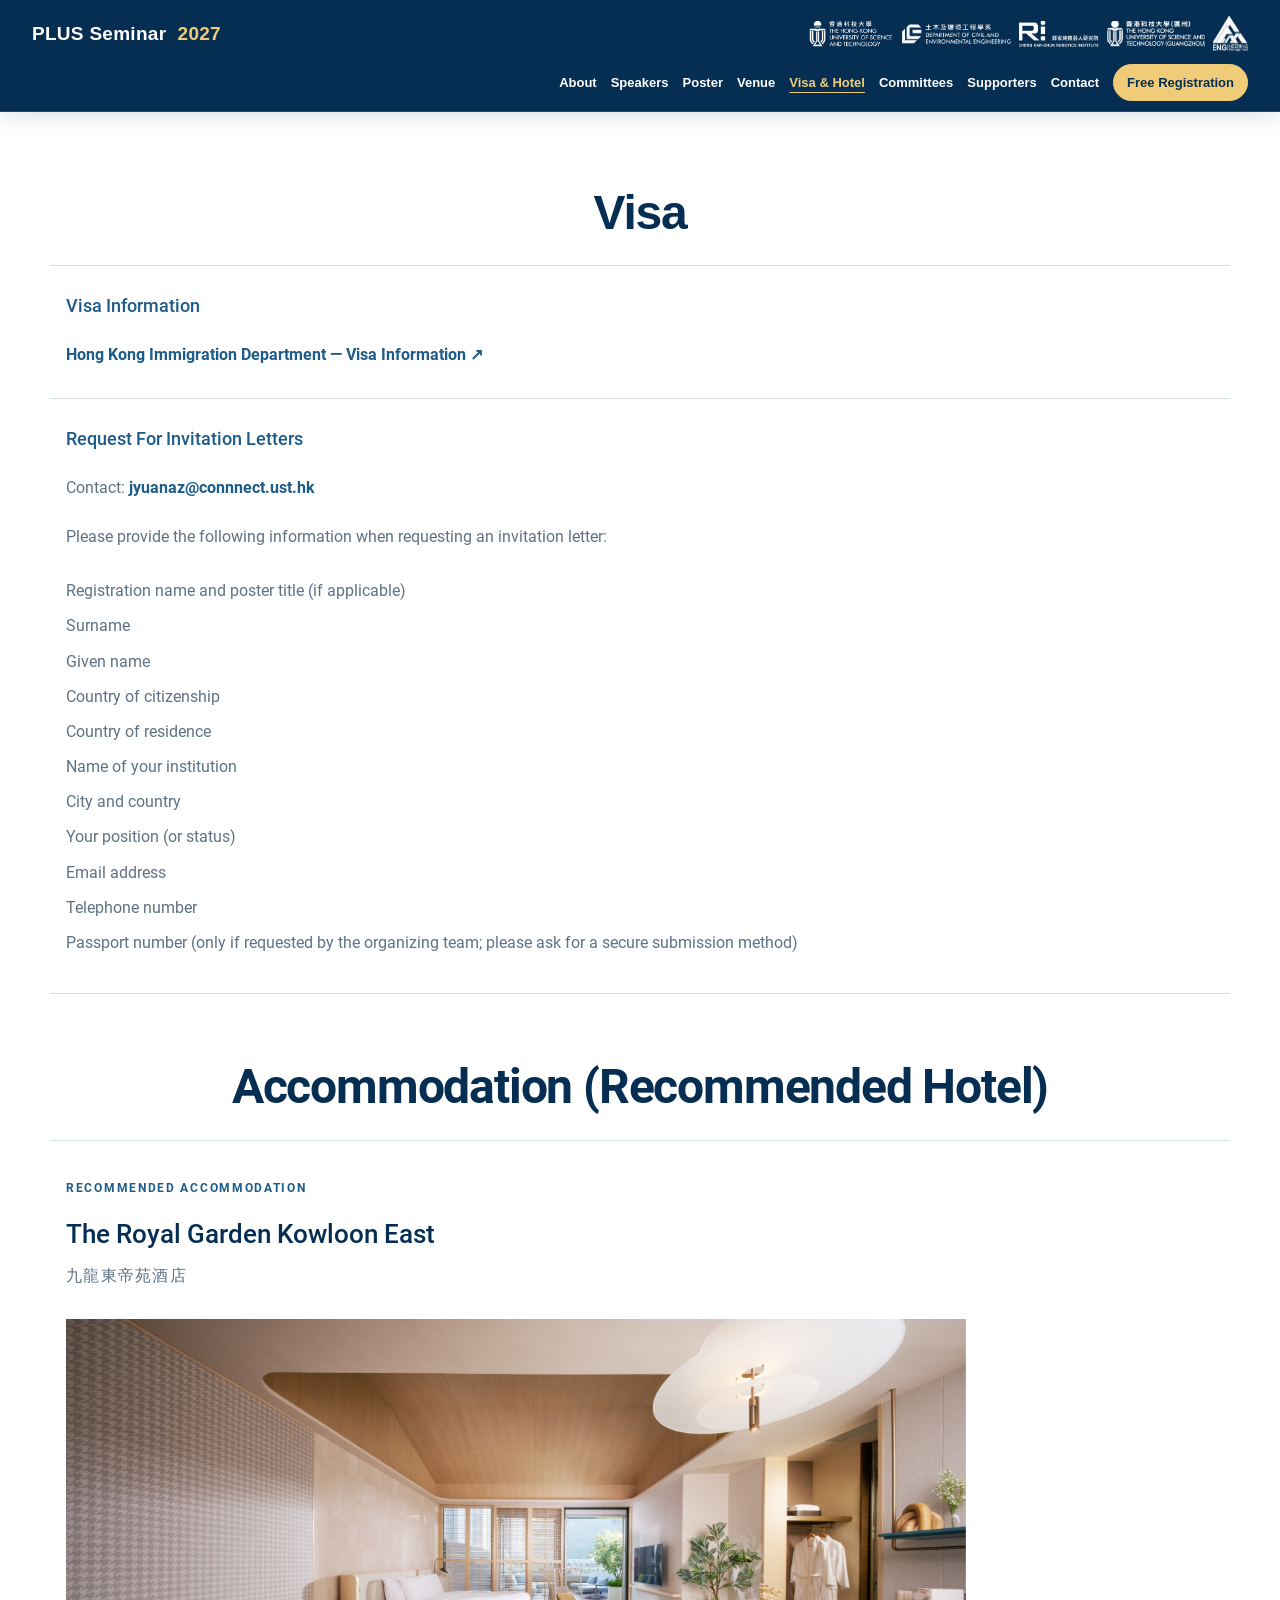
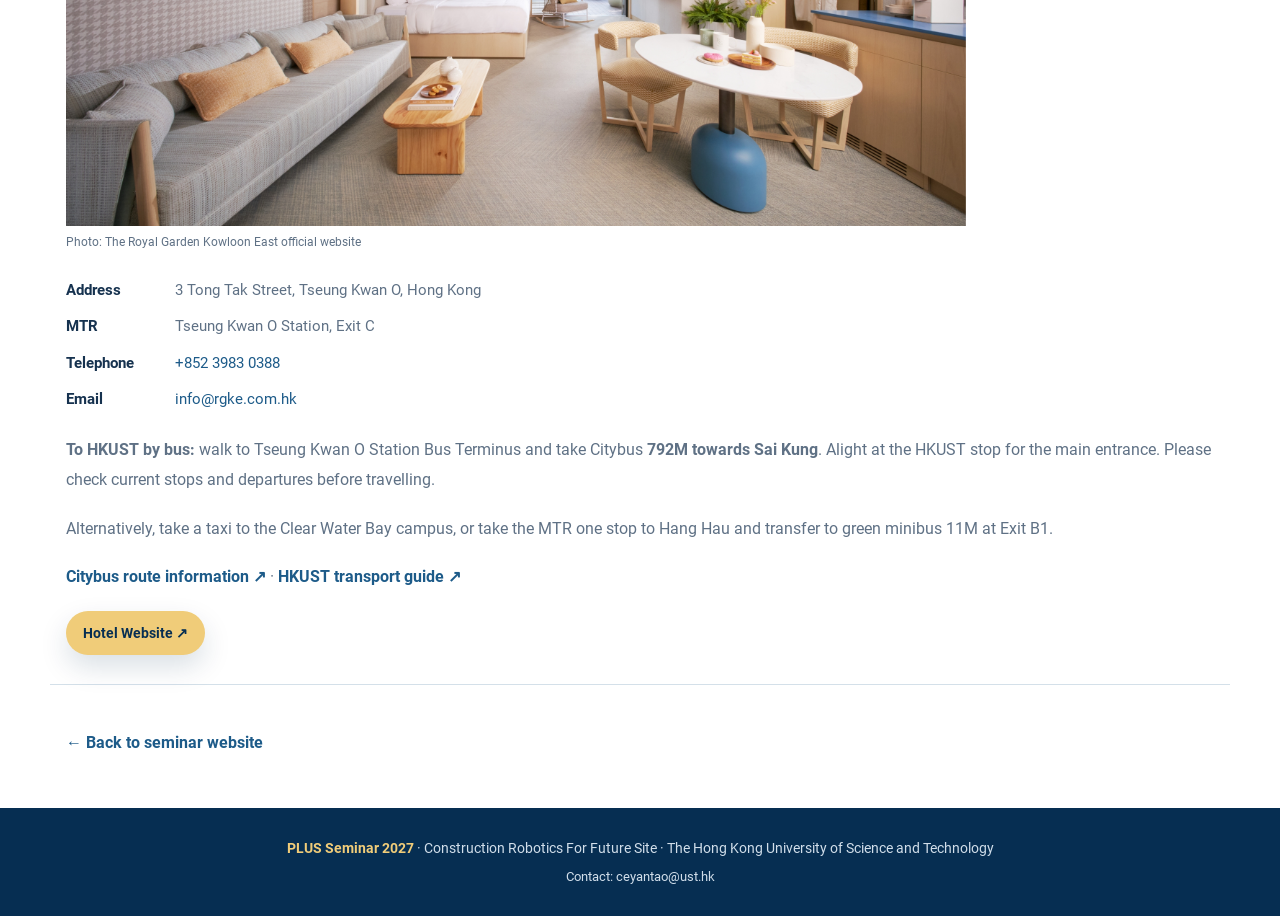
<file: visa-accommodation.html>
<!doctype html>
<html lang="en">
<head>
  <meta charset="utf-8">
  <meta name="viewport" content="width=device-width, initial-scale=1">
  <meta name="description" content="Visa Information and recommended accommodation for Construction Robotics Seminar 2027 at HKUST.">
  <title>Visa &amp; Accommodation | Seminar 2027</title>
  <style>
    :root{--ink:#10242c;--deep:#12303b;--teal:#078b8e;--cyan:#31ccd0;--orange:#ef812f;--pale:#eef7f6;--muted:#60747c;--line:rgba(7,139,142,.2);--shadow:0 18px 44px rgba(13,48,60,.12)}
    *{box-sizing:border-box}html{scroll-behavior:smooth}body{margin:0;color:var(--ink);background:#fff;font-family:"Avenir Next","Helvetica Neue",Arial,sans-serif}a{color:inherit;text-decoration:none}button{font:inherit}
    .topbar{position:sticky;top:0;z-index:30;background:rgba(18,48,59,.97);box-shadow:0 10px 28px rgba(10,34,43,.16);backdrop-filter:blur(12px)}
    .nav{width:min(1180px,calc(100% - 2rem));min-height:68px;margin:auto;display:flex;align-items:center;justify-content:space-between;gap:1.5rem}.brand{color:#fff;font-size:1.22rem;font-weight:900;letter-spacing:.06em}.brand span,.brand small{color:#79dad9}.brand small{margin-left:.5rem;font-size:.76rem;font-weight:900}.menu{display:flex;align-items:center;gap:1.25rem;list-style:none;padding:0;margin:0;color:#dce8ea;font-size:.89rem;font-weight:760}.menu a:hover{color:#fff}.menu .register-link{padding:.5rem .8rem;border:1px solid rgba(121,218,217,.6);border-radius:999px;color:#fff}
    .hero{position:relative;min-height:650px;display:grid;align-items:end;overflow:hidden;background:#0c2c37}.hero::before{content:"";position:absolute;inset:0;background:linear-gradient(90deg,rgba(8,38,49,.96) 0%,rgba(8,38,49,.75) 42%,rgba(8,38,49,.17) 76%),linear-gradient(0deg,rgba(8,38,49,.5),transparent 54%),url("assets/hkust-campus-hd.jpg") right center/cover no-repeat}.hero::after{content:"";position:absolute;inset:0;background:repeating-linear-gradient(90deg,transparent 0,transparent 119px,rgba(49,204,208,.09) 120px),repeating-linear-gradient(0deg,transparent 0,transparent 119px,rgba(49,204,208,.07) 120px),radial-gradient(circle at 72% 30%,rgba(49,204,208,.42) 0 2px,transparent 3px),linear-gradient(118deg,transparent 55%,rgba(49,204,208,.18) 55.2%,transparent 55.5%);mix-blend-mode:screen;opacity:.8}.hero-inner{position:relative;z-index:1;width:min(1180px,calc(100% - 2rem));margin:auto;padding:6rem 0 4rem;display:grid;grid-template-columns:minmax(0,1fr) 420px;gap:3rem;align-items:end}.kicker{display:inline-flex;margin:0 0 1.2rem;padding:.48rem .72rem;border-left:4px solid var(--orange);background:rgba(7,139,142,.92);color:#fff;font-size:.76rem;font-weight:900;letter-spacing:.13em;text-transform:uppercase}.hero h1{max-width:800px;margin:0;color:#fff;font-size:clamp(3.1rem,6.35vw,5.8rem);line-height:1.02;letter-spacing:.004em}.actions{display:flex;flex-wrap:wrap;gap:.75rem;margin-top:1.7rem}.button{display:inline-flex;align-items:center;justify-content:center;gap:.5rem;min-height:44px;padding:.72rem 1rem;border:1px solid rgba(255,255,255,.34);border-radius:999px;background:#fff;color:var(--deep);font-size:.88rem;font-weight:850;box-shadow:0 12px 28px rgba(7,31,40,.2)}.button.primary{border-color:transparent;background:linear-gradient(90deg,var(--orange),#e79e39);color:#fff}.button.teal{border-color:transparent;background:var(--teal);color:#fff}.button svg{width:17px;height:17px;fill:none;stroke:currentColor;stroke-width:2}
    .fact-panel{padding:1rem 1.25rem;border-top:5px solid var(--cyan);background:rgba(255,255,255,.94);box-shadow:var(--shadow)}.fact{display:grid;grid-template-columns:38px 1fr;gap:.75rem;padding:1rem 0;border-bottom:1px solid var(--line)}.fact:last-child{border:0}.fact-icon{width:30px;height:30px;color:var(--teal)}.fact:first-child .fact-icon{color:var(--orange)}.fact-icon svg{width:100%;height:100%;fill:none;stroke:currentColor;stroke-width:1.8;stroke-linecap:round;stroke-linejoin:round}.fact strong{display:block;color:var(--deep);font-size:.98rem}.fact span{display:block;margin-top:.2rem;color:#6a7f86;font-size:.84rem;line-height:1.45}.fact strong .venue-detail{margin-top:.22rem;color:var(--deep);font-size:.75em;font-weight:800;line-height:1.35;white-space:nowrap}
    .section{padding:5.5rem 1rem;background:#fff}.section.alt{background:var(--pale)}.inner{width:min(1180px,100%);margin:auto}.heading{display:grid;grid-template-columns:minmax(0,.9fr) minmax(320px,.65fr);gap:3rem;align-items:end;margin-bottom:2rem;padding-bottom:1.4rem;border-bottom:1px solid var(--line)}.heading.stacked{display:block}.heading.stacked h2{white-space:nowrap}.heading.stacked>p{max-width:900px;margin-top:1.15rem}.eyebrow{margin:0 0 .65rem;color:var(--orange);font-size:.76rem;font-weight:900;letter-spacing:.14em;text-transform:uppercase}.heading h2{margin:0;color:var(--deep);font-size:clamp(2.1rem,4vw,3.7rem);line-height:1;letter-spacing:-.025em}.heading p{margin:0;color:var(--muted);font-size:1rem;line-height:1.72}
    .speaker-grid{display:grid;grid-template-columns:repeat(10,minmax(0,1fr));gap:1rem}.speaker{grid-column:span 2;min-height:100%;overflow:hidden;border:1px solid var(--line);background:#fff;box-shadow:0 12px 30px rgba(16,56,68,.07)}.portrait{display:block;width:150px;height:164px;margin:1.2rem auto 0;border:5px solid #fff;border-radius:999px;object-fit:cover;object-position:center top;box-shadow:0 0 0 2px rgba(7,139,142,.3),0 15px 30px rgba(8,47,58,.14)}.portrait.haobo{object-position:center 18%}.speaker-body{padding:1.15rem}.speaker h3{margin:0;color:var(--deep);font-size:1.08rem}.role{margin:.3rem 0 0;color:var(--teal);font-size:.83rem;font-weight:850;line-height:1.4}.org{min-height:3.9rem;margin:.55rem 0 0;color:#61757d;font-size:.84rem;line-height:1.48}.profile-button{display:inline-flex;align-items:center;gap:.35rem;margin-top:.9rem;padding:0;border:0;background:transparent;color:var(--teal);font-size:.78rem;font-weight:900;cursor:pointer}.profile-button:hover{text-decoration:underline}
    .agenda{display:grid;gap:1rem}.session{overflow:hidden;border:1px solid var(--line);background:#fff;box-shadow:var(--shadow)}.session-head{display:flex;justify-content:space-between;gap:1rem;padding:.85rem 1rem;background:linear-gradient(90deg,var(--deep),var(--teal));color:#fff;font-size:.9rem;font-weight:900;text-transform:uppercase}.session-head span{color:#c7f4f3;font-size:.74rem}.agenda-row{display:grid;grid-template-columns:8rem minmax(0,1fr) minmax(12rem,.65fr);gap:1rem;padding:.9rem 1rem;border-bottom:1px solid var(--line);font-size:.9rem}.agenda-row:last-child{border:0}.time{color:var(--orange);font-weight:900}.agenda-title{color:#173f49;font-weight:850}.who{color:#6c7f86;line-height:1.4}.agenda-note{padding:1rem 1.15rem;border-left:4px solid var(--orange);background:#f7fbfa;color:#5b7078;font-size:.88rem;line-height:1.55}
    .poster-intro{max-width:920px;margin:-.4rem 0 2.4rem;color:var(--muted);font-size:1rem;line-height:1.72}.poster-layout{display:grid;grid-template-columns:1.05fr .95fr;gap:3rem;align-items:start}.poster-panel{padding:1.7rem;border-left:4px solid var(--orange);background:#fff;box-shadow:var(--shadow)}.poster-panel h3{margin:0 0 .9rem;color:var(--deep);font-size:1.45rem}.poster-panel p{margin:.75rem 0;color:var(--muted);line-height:1.7}.poster-facts{display:grid;grid-template-columns:1fr 1fr;gap:1rem}.poster-fact{display:grid;grid-template-columns:34px 1fr;gap:.8rem;align-items:start;padding:1rem;border:1px solid var(--line);background:#fff}.poster-fact svg{width:28px;height:28px;fill:none;stroke:var(--cyan);stroke-width:1.8}.poster-fact strong{display:block;color:var(--deep);font-size:.9rem}.poster-fact span{display:block;margin-top:.25rem;color:#70868d;font-size:.82rem;line-height:1.45}
    .register-wrap{display:grid;grid-template-columns:.68fr 1.32fr;gap:2rem;align-items:start}.register-copy{position:sticky;top:100px;padding:2rem;background:linear-gradient(145deg,var(--deep),#0b6870);color:#fff;box-shadow:var(--shadow)}.register-copy h2{margin:.45rem 0 1rem;font-size:clamp(2.1rem,4vw,3.4rem);line-height:1}.register-copy p{color:#d3e6e8;line-height:1.7}.register-form{display:grid;grid-template-columns:1fr 1fr;gap:1rem;padding:2rem;border:1px solid var(--line);background:#fff;box-shadow:var(--shadow)}.field{display:grid;gap:.38rem}.field.full{grid-column:1/-1}.field label{color:var(--deep);font-size:.82rem;font-weight:850}.field input,.field select,.field textarea{width:100%;padding:.78rem .85rem;border:1px solid #bdd4d6;border-radius:4px;background:#fff;color:var(--ink);font:inherit}.field textarea{min-height:96px;resize:vertical}.field input:focus,.field select:focus,.field textarea:focus{outline:3px solid rgba(49,204,208,.22);border-color:var(--teal)}.check{display:flex;gap:.65rem;align-items:flex-start;color:#536970;font-size:.82rem;line-height:1.5}.check input{width:auto;margin-top:.2rem;padding:0}.form-submit{justify-self:start;border:0;cursor:pointer}.form-status{grid-column:1/-1;min-height:1.4rem;margin:0;color:var(--teal);font-size:.85rem;font-weight:800}.form-status.error{color:#b9422b}.hp{position:absolute!important;left:-9999px!important}
    .heading h2.venue-heading{font-size:clamp(1.9rem,3vw,2.9rem);line-height:1.08}.venue-heading span{display:block}.venue-heading .venue-place{margin-top:.38rem;font-size:.58em;line-height:1.2;letter-spacing:0}.venue-grid{display:grid;grid-template-columns:1.25fr .75fr;gap:1rem}.campus-photo{display:block;width:100%;min-height:420px;height:100%;object-fit:cover;object-position:right center}.venue-copy{padding:2rem;border:1px solid var(--line);background:#fff}.venue-copy h3{margin:0;color:var(--deep);font-size:1.55rem}.venue-copy h3 span,.venue-copy h3 small{display:block}.venue-copy h3 small{margin-top:.45rem;font-size:.55em;line-height:1.35;white-space:nowrap}.venue-copy p{color:var(--muted);line-height:1.75}.venue-copy .university-name{font-size:.82rem;white-space:nowrap}.venue-meta{display:grid;gap:.7rem;margin-top:1.5rem;padding-top:1.2rem;border-top:1px solid var(--line);color:#35535d;font-size:.9rem}.footer{padding:2rem 1rem;background:var(--deep);color:#bfd2d6;text-align:center;font-size:.85rem}.footer strong{color:#fff}
    dialog{width:min(720px,calc(100% - 2rem));padding:0;border:0;border-radius:8px;box-shadow:0 30px 90px rgba(8,36,46,.35)}dialog::backdrop{background:rgba(8,38,49,.68);backdrop-filter:blur(4px)}.modal-head{display:flex;align-items:center;justify-content:space-between;gap:1rem;padding:1rem 1.2rem;background:linear-gradient(90deg,var(--deep),var(--teal));color:#fff}.modal-head h2{margin:0;font-size:1.12rem}.modal-close{width:34px;height:34px;border:1px solid rgba(255,255,255,.4);border-radius:50%;background:transparent;color:#fff;cursor:pointer}.modal-body{padding:1.25rem;color:#49636c;line-height:1.7}.modal-body p{margin:0 0 1rem}.source-link{color:var(--teal);font-weight:850}.source-link:hover{text-decoration:underline}
    @media(max-width:900px){.hero-inner,.heading,.poster-layout,.venue-grid,.register-wrap{grid-template-columns:1fr}.hero-inner{gap:2rem}.fact-panel{max-width:560px}.speaker-grid{grid-template-columns:repeat(2,1fr)}.speaker,.speaker:nth-child(6){grid-column:auto}.register-copy{position:static}.heading.stacked h2{white-space:normal}}
    @media(max-width:640px){.nav{align-items:flex-start;flex-direction:column;padding:.85rem 0}.menu{gap:.75rem;flex-wrap:wrap}.hero h1{font-size:3.15rem}.speaker-grid,.poster-facts,.register-form{grid-template-columns:1fr}.field.full{grid-column:auto}.agenda-row{grid-template-columns:1fr;gap:.3rem}.section{padding:4rem 1rem}.org{min-height:0}.fact strong .venue-detail,.venue-copy h3 small,.venue-copy .university-name{white-space:normal}}
  </style>
  <link rel="stylesheet" href="blue-yellow-theme.css">
</head>
<body>
  <header class="topbar"><nav class="nav" aria-label="Main navigation"><a class="brand" href="index.html#top"><span>PLUS Seminar</span> <small>2027</small></a><div class="institution-logos" aria-label="Institution logos">
      <a class="hkust-logo" href="https://hkust.edu.hk/" target="_blank" rel="noopener noreferrer"><span class="aligned-logo" style="aspect-ratio:2156/677"><img src="assets/logos/user-hkust-white.png" alt="The Hong Kong University of Science and Technology" style="width:100.742115%;height:106.942393%;left:-0.417440%;top:-3.545052%"></span></a>
      <a class="civil-logo" href="https://ce.hkust.edu.hk/" target="_blank" rel="noopener noreferrer" aria-label="HKUST Department of Civil and Environmental Engineering"><span class="aligned-logo" style="aspect-ratio:1194/247"><img src="assets/logos/user-civil-white.png" alt="" style="width:181.909548%;height:293.117409%;left:-75.376884%;top:-93.927126%"></span></a>
      <a class="robotics-logo" href="https://ri.hkust.edu.hk/" target="_blank" rel="noopener noreferrer"><span class="aligned-logo" style="aspect-ratio:1855/605"><img src="assets/logos/user-ri-white.png" alt="HKUST Robotics Institute" style="width:111.374663%;height:125.785124%;left:-5.714286%;top:-13.057851%"></span></a>
      <a class="gz-logo" href="https://www.hkust-gz.edu.cn/" target="_blank" rel="noopener noreferrer"><span class="aligned-logo" style="aspect-ratio:2136/566"><img src="assets/logos/user-hkust-gz-white.png" alt="The Hong Kong University of Science and Technology (Guangzhou)" style="width:101.685393%;height:127.915194%;left:-0.983146%;top:-13.250883%"></span></a>
      <a class="journal-logo" href="https://link.springer.com/journal/42524" target="_blank" rel="noopener noreferrer" title="ENGINEERING Management"><span class="aligned-logo" style="aspect-ratio:1118/1144"><img src="assets/logos/user-engineering-management-white.png" alt="ENGINEERING Management" width="1254" height="1254" style="width:112.164580%;height:109.615385%;left:-6.708408%;top:-4.545455%"></span></a>
    </div><ul class="menu"><li><a href="index.html#about">About</a></li><li><a href="index.html#speakers">Speakers</a></li><li><a href="index.html#poster">Poster</a></li><li><a href="index.html#venue">Venue</a></li><li><a href="visa-accommodation.html" aria-current="page">Visa &amp; Hotel</a></li><li><a href="index.html#committees">Committees</a></li><li><a href="index.html#supporters">Supporters</a></li><li><a href="index.html#contact">Contact</a></li><li><a class="register-link" href="https://forms.cloud.microsoft/r/ARGSwsuGN1" target="_blank" rel="noopener noreferrer">Free Registration</a></li></ul></nav></header>
  <main class="visitor-page">
    <section class="visitor-section" id="visa">
      <h1>Visa</h1>
      <div class="visitor-block">
        <h2>Visa Information</h2>
        <p><a class="source-link" href="https://www.immd.gov.hk/eng/services/visas/visit_transit.html" target="_blank" rel="noopener noreferrer">Hong Kong Immigration Department — Visa Information ↗</a></p>
      </div>
      <div class="visitor-block">
        <h2>Request For Invitation Letters</h2>
        <p>Contact: <a class="source-link" href="mailto:jyuanaz@connnect.ust.hk?subject=Seminar%202027%20-%20Invitation%20Letter%20Request">jyuanaz@connnect.ust.hk</a></p>
        <p>Please provide the following information when requesting an invitation letter:</p>
        <ul class="invitation-details">
          <li>Registration name and poster title (if applicable)</li>
          <li>Surname</li>
          <li>Given name</li>
          <li>Country of citizenship</li>
          <li>Country of residence</li>
          <li>Name of your institution</li>
          <li>City and country</li>
          <li>Your position (or status)</li>
          <li>Email address</li>
          <li>Telephone number</li>
          <li>Passport number (only if requested by the organizing team; please ask for a secure submission method)</li>
        </ul>
      </div>
    </section>
    <section class="visitor-section" id="accommodation">
      <h2 class="visitor-title">Accommodation (Recommended Hotel)</h2>
      <article class="visitor-block hotel-recommendation">
        <p class="eyebrow">Recommended Accommodation</p>
        <h3>The Royal Garden Kowloon East</h3>
        <p class="hotel-name-zh" lang="zh-Hant">九龍東帝苑酒店</p>
        <figure class="hotel-figure"><img src="assets/royal-garden-kowloon-east.jpg" alt="Guest accommodation at The Royal Garden Kowloon East" width="2500" height="1406"><figcaption>Photo: <a href="https://www.rgke.com.hk/en" target="_blank" rel="noopener noreferrer">The Royal Garden Kowloon East official website</a></figcaption></figure>
        <dl class="hotel-details">
          <dt>Address</dt><dd>3 Tong Tak Street, Tseung Kwan O, Hong Kong</dd>
          <dt>MTR</dt><dd>Tseung Kwan O Station, Exit C</dd>
          <dt>Telephone</dt><dd><a href="tel:+85239830388">+852 3983 0388</a></dd>
          <dt>Email</dt><dd><a href="mailto:info@rgke.com.hk">info@rgke.com.hk</a></dd>
        </dl>
        <p><strong>To HKUST by bus:</strong> walk to Tseung Kwan O Station Bus Terminus and take Citybus <strong>792M towards Sai Kung</strong>. Alight at the HKUST stop for the main entrance. Please check current stops and departures before travelling.</p>
        <p>Alternatively, take a taxi to the Clear Water Bay campus, or take the MTR one stop to Hang Hau and transfer to green minibus 11M at Exit B1.</p>
        <p><a class="source-link" href="https://mobile.citybus.com.hk/nwp3/printout1.php?code=X&amp;l=1" target="_blank" rel="noopener noreferrer">Citybus route information ↗</a> · <a class="source-link" href="https://hkust.edu.hk/visit" target="_blank" rel="noopener noreferrer">HKUST transport guide ↗</a></p>
        <a class="button primary" href="https://www.rgke.com.hk/en" target="_blank" rel="noopener noreferrer">Hotel Website ↗</a>
      </article>
    </section>
    <p class="visitor-back"><a class="source-link" href="index.html">← Back to seminar website</a></p>
  </main>
  <footer class="footer" id="contact"><div><strong>PLUS Seminar 2027</strong> · Construction Robotics For Future Site · The Hong Kong University of Science and Technology</div><p class="footer-contact">Contact: <a href="mailto:ceyantao@ust.hk">ceyantao@ust.hk</a></p></footer>
</body>
</html>
</file>
<file: blue-yellow-theme.css>
/* Approved blue and yellow theme, based on HKUST MTPC PowerPoint Template 15. */
@font-face{font-family:Roboto;font-style:normal;font-weight:400;font-display:swap;src:url('assets/fonts/roboto-400.woff2') format('woff2')}
@font-face{font-family:Roboto;font-style:normal;font-weight:500;font-display:swap;src:url('assets/fonts/roboto-500.woff2') format('woff2')}
@font-face{font-family:Roboto;font-style:normal;font-weight:700 900;font-display:swap;src:url('assets/fonts/roboto-700.woff2') format('woff2')}
@font-face{font-family:Roboto;font-style:italic;font-weight:400;font-display:swap;src:url('assets/fonts/roboto-400-italic.woff2') format('woff2')}
body{font-family:Roboto,sans-serif}
h1,.brand,.menu{font-family:"メイリオ",Meiryo,"Hiragino Kaku Gothic Pro","ヒラギノ角ゴ Pro W3","Hiragino Sans","Noto Sans JP",sans-serif}
h2,h3{font-family:Roboto,sans-serif;font-weight:500}
[hidden]{display:none!important}
.institution-strip{background:#fff;border-bottom:1px solid rgba(29,91,137,.15)}.institution-logos{width:min(1180px,calc(100% - 2rem));margin:auto;display:flex;align-items:center;justify-content:flex-start;gap:1.65rem;padding:.75rem 0}.institution-logos a{display:flex;align-items:center;justify-content:center;height:62px}.institution-logos img{display:block;width:auto;max-width:100%;object-fit:contain}.institution-logos a.hkust-logo{width:155px}.institution-logos a.hkust-logo img{max-height:46px}.institution-logos a.civil-logo{width:285px}.institution-logos a.civil-logo img{max-height:54px}.institution-logos a.robotics-logo{width:215px;color:#062e52}.institution-logos a.gz-logo{width:175px}.institution-logos a.gz-logo img{max-height:46px}.robotics-wordmark{display:block;width:100%;height:auto;overflow:visible;fill:currentColor}.robotics-wordmark .ri-mark{font:900 78px/1 Arial Black,Arial,sans-serif;letter-spacing:-8px}.robotics-wordmark .ri-zh{font:700 20px/1 Arial,"Microsoft JhengHei",sans-serif}.robotics-wordmark .ri-en{font:700 10.5px/1 Arial,sans-serif;letter-spacing:.2px}.brand{white-space:nowrap;letter-spacing:.015em}.brand small{margin-left:.35rem;font-size:inherit}.chair-card .chair-role{font-size:.85rem;font-weight:850;color:var(--teal);margin:-.4rem 0 1rem}.chair-subtitle{margin:2.6rem 0 1.25rem;padding-top:1.6rem;border-top:1px solid var(--line);font-size:1.45rem;line-height:1.25;color:var(--deep)}
:root{--ink:#16324f;--deep:#062e52;--teal:#1d5b89;--cyan:#007dae;--orange:#f0cc79;--pale:#f1f5fa;--muted:#5f7185;--line:rgba(29,91,137,.19);--shadow:0 18px 44px rgba(6,46,82,.10)}
.topbar{background:#062e52;box-shadow:0 4px 20px rgba(6,46,82,.14);border-bottom:1px solid rgba(255,255,255,.12)}
.brand,.brand span{color:#fff}.menu{color:#fff}.menu a:hover{color:#f0cc79}
.menu .register-link{border-color:#f0cc79;background:#f0cc79;color:#062e52}
.hero{background:#062e52}
.hero::before{background:linear-gradient(90deg,rgba(6,46,82,.97) 0%,rgba(6,46,82,.79) 40%,rgba(6,46,82,.13) 78%),linear-gradient(0deg,rgba(6,46,82,.46),transparent 60%),url('assets/hkust-campus-official-4k.jpg') right center/cover no-repeat}
.hero::after{background:linear-gradient(148deg,rgba(51,81,113,.18) 0 42%,transparent 42.15%),repeating-linear-gradient(30deg,transparent 0 200px,rgba(240,204,121,.15) 201px,transparent 202px);opacity:.7;mix-blend-mode:normal}
.kicker{background:#1d5b89;border-left-color:#f0cc79}
.button.primary{background:#f0cc79;color:#062e52}.button.teal{background:#1d5b89;color:#fff}.button{box-shadow:0 12px 28px rgba(6,46,82,.15)}
.hero .actions .button{min-height:54px;padding:.9rem 1.35rem;font-size:1.05rem;font-weight:700;line-height:1.25;letter-spacing:.015em;box-shadow:0 12px 30px rgba(6,46,82,.24)}
.hero .actions .button svg{width:20px;height:20px;flex-shrink:0}
.fact-panel{border-top-color:#f0cc79;background:rgba(255,255,255,.96)}
.fact-icon,.fact:first-child .fact-icon{color:#1d5b89}.fact strong{font-size:1.15rem;line-height:1.28}.fact span{color:#64778b;font-size:.98rem}.fact strong .venue-detail{font-size:.8em;line-height:1.4;white-space:normal}
.eyebrow{color:#1d5b89}.portrait{box-shadow:0 0 0 2px rgba(29,91,137,.27),0 15px 30px rgba(6,46,82,.12)}
.speaker{box-shadow:0 12px 30px rgba(6,46,82,.06)}.org{color:#5f7185}
.session-head,.modal-head{background:linear-gradient(90deg,#062e52,#1d5b89);border-bottom:3px solid #f0cc79}.session-head span{color:#f0cc79}
.time{color:#1d5b89}.agenda-title{color:#163b5d}.who{color:#64778b}.agenda-note{background:#f5f7fa;color:#5f7185}
.poster-panel{border-left-color:#f0cc79}.poster-fact svg{stroke:#1d5b89}.poster-fact span{color:#64778b}
.campus-photo{content:url('assets/hkust-campus-official-4k.jpg');object-position:right center}
.venue-meta{color:#335171}.footer{background:#062e52;color:#d1deea}.footer strong{color:#f0cc79}
.modal-body{color:#536c85}dialog::backdrop{background:rgba(6,46,82,.68)}
.travel-heading{margin:3.5rem 0 1.5rem}.travel-heading h3{font-size:2rem;margin:.3rem 0 .7rem}.travel-heading p{color:var(--muted)}
.travel-grid,.chair-grid{display:grid;grid-template-columns:repeat(3,minmax(0,1fr));gap:1.5rem}.visit-grid{display:grid;grid-template-columns:repeat(2,minmax(0,1fr));gap:1.5rem}
.info-card,.chair-card{background:#fff;border:1px solid var(--line);border-top:4px solid var(--orange);padding:2rem;box-shadow:0 12px 30px rgba(6,46,82,.05);min-width:0}
.card-label{display:block;color:var(--teal);text-transform:uppercase;letter-spacing:.12em;font-size:.72rem;font-weight:800;margin-bottom:1rem}
.info-card h3,.chair-card h3{font-size:1.35rem;line-height:1.3;color:var(--deep);margin:0 0 1rem}.info-card p,.chair-card p{font-size:.97rem;line-height:1.75;color:var(--muted);margin:0 0 1rem}.info-card strong{color:var(--ink)}
.info-card .source-link{display:inline-block;margin-top:.5rem}.hotel-name-zh{letter-spacing:.08em}.hotel-details{display:grid;grid-template-columns:5.8rem minmax(0,1fr);gap:.75rem 1rem;margin:1.5rem 0;color:var(--muted);font-size:.95rem;line-height:1.6}.hotel-details dt{font-weight:750;color:var(--ink)}.hotel-details dd{margin:0;overflow-wrap:anywhere}.hotel-details a{color:var(--teal)}
.chair-card{text-align:center;display:flex;flex-direction:column;align-items:center}.chair-card img{width:154px;height:170px;object-fit:cover;object-position:center 20%;border-radius:50%;border:6px solid var(--pale);outline:1px solid var(--line);margin:.5rem 0 1.7rem}.chair-card .source-link{margin-top:auto}.chair-card p{max-width:290px}
.footer-contact{margin:.8rem 0 0;font-size:.82rem;color:#d1deea}.footer-contact a{color:inherit;overflow-wrap:anywhere}.footer-contact a:hover{text-decoration:underline}
.invitation-details{list-style:none;margin:1.6rem 0 0;padding:0;color:var(--muted);line-height:1.8}.invitation-details li{margin:.4rem 0}.hotel-figure{max-width:900px;margin:1.8rem 0}.hotel-figure img{display:block;width:100%;height:auto}.hotel-figure figcaption{margin-top:.6rem;font-size:.75rem;color:var(--muted)}.hotel-figure a:hover{text-decoration:underline}
.visitor-page{width:min(1180px,calc(100% - 2rem));margin:0 auto;padding:3.5rem 0}.visitor-section{margin-bottom:3rem}.visitor-section h1,.visitor-title{text-align:center;font-size:clamp(2rem,4vw,3rem);line-height:1.2;letter-spacing:-.025em;font-weight:750;color:var(--deep);margin:0;padding:1rem 0 1.5rem;border-bottom:1px solid var(--line)}.visitor-block{padding:1.8rem 1rem;border-bottom:1px solid var(--line)}.visitor-block h2{font-size:1.15rem;color:var(--teal);margin:0 0 1.5rem}.visitor-block h3{font-size:1.65rem;color:var(--deep);margin:0 0 .75rem}.visitor-block p{line-height:1.85;color:var(--muted);margin:0 0 1.2rem}.visitor-block p:last-child{margin-bottom:0}.hotel-recommendation{padding-top:2.3rem}.hotel-recommendation .eyebrow{color:var(--teal)}.visitor-back{margin:2rem 1rem 0}.menu a[aria-current="page"]{color:var(--orange)}
@media(max-width:1100px){.nav{flex-direction:column;align-items:flex-start;padding:.8rem 0;gap:.9rem}.menu{flex-wrap:wrap;gap:1rem}.travel-grid{grid-template-columns:1fr}.contact-panel{align-items:flex-start;flex-direction:column;gap:1rem}}
@media(max-width:760px){.visit-grid,.chair-grid{grid-template-columns:1fr}.info-card,.chair-card{padding:1.5rem}.contact-panel{padding:2rem 1.5rem}.menu{gap:.9rem .85rem;font-size:.82rem}.hotel-details{grid-template-columns:5rem minmax(0,1fr)}}
.chair-grid{grid-template-columns:repeat(4,minmax(0,1fr))}
.chair-card h3{min-height:3.5rem}.chair-portrait-frame{width:154px;height:170px;overflow:hidden;border-radius:50%;border:6px solid var(--pale);outline:1px solid var(--line);margin:.5rem 0 1.7rem}.chair-portrait-frame img{width:100%;height:100%;margin:0;border:0;outline:0;border-radius:0;transform:scale(1.65);transform-origin:50% 13%}
.hero-inner{padding-top:3.2rem}
.speaker .portrait[src$="pai-zheng-updated.png"]{object-position:center 82%}
.visitor-institution-strip{border-top:4px solid var(--orange)}
.civil-mark-only{position:relative;display:block;width:205px;height:54px;overflow:hidden}
.civil-mark-only img{position:absolute;left:-128px;top:0;width:auto!important;height:54px!important;max-width:none!important;max-height:none!important}
.institution-logos a.civil-logo{width:205px}
.heading.stacked>p{max-width:1140px}
.poster-intro{max-width:1140px}
.modal-body{max-height:68vh;overflow:auto}
@media(max-width:1100px){.chair-grid{grid-template-columns:repeat(2,minmax(0,1fr))}.institution-logos{gap:1.2rem}}
@media(max-width:640px){.chair-grid{grid-template-columns:1fr}.hero-inner{padding-top:2rem}.hero-institution-strip .institution-logos{padding:0;gap:.65rem 1rem}.institution-logos{display:grid;grid-template-columns:repeat(2,minmax(0,1fr));gap:.5rem .85rem}.institution-logos a{height:50px;justify-self:center}.institution-logos a.hkust-logo,.hero-institution-strip .institution-logos a.hkust-logo{width:125px}.institution-logos a.civil-logo,.hero-institution-strip .institution-logos a.civil-logo{width:175px}.institution-logos a.robotics-logo,.hero-institution-strip .institution-logos a.robotics-logo{width:150px}.institution-logos a.gz-logo,.hero-institution-strip .institution-logos a.gz-logo{width:140px}.institution-logos a.hkust-logo img,.institution-logos a.gz-logo img{max-height:40px}.civil-mark-only{width:175px;height:48px}.civil-mark-only img{left:-114px;height:48px!important}.chair-subtitle{margin-top:2rem;font-size:1.25rem}}
.topbar .nav{width:min(1324px,calc(100% - 4rem));min-height:78px;display:flex;flex-direction:row;flex-wrap:nowrap;gap:14px;align-items:center;padding:0;white-space:nowrap}
.topbar .brand{flex:none;font-size:19.52px}.topbar .brand small{color:#f0cc79}
.topbar .institution-logos{display:flex;width:auto;margin:0;justify-content:flex-start;gap:8px;padding:0;flex:none}
.topbar .institution-logos a{height:48px;flex-shrink:0}
.topbar .institution-logos a.hkust-logo{width:86px}
.topbar .institution-logos a.civil-logo{width:110px}
.topbar .institution-logos a.robotics-logo{width:86px}
.topbar .institution-logos a.gz-logo{width:96px}
.topbar .institution-logos a.journal-logo{width:36px;height:48px;background:transparent}
.topbar .institution-logos a.journal-logo img{width:36px;height:36px;max-height:36px;object-fit:contain}
.topbar .institution-logos img{filter:none;mix-blend-mode:normal;max-height:36px}
.topbar .civil-mark-only{width:110px;height:32px}
.topbar .civil-mark-only img{left:-81px;top:-18px;width:196px!important;height:auto!important;max-width:none;max-height:none}
.robotics-original-frame{display:block;width:86px;height:37px;overflow:hidden}
.topbar .robotics-original-frame img{display:block;width:86px;height:auto;max-height:none;max-width:none}
.topbar .menu{margin-left:auto;justify-content:flex-end;flex-wrap:nowrap;gap:14px;min-height:30px;font-size:13px;transform:translateX(24px)}
.topbar .register-link{display:block;padding:10px 16px}
.topbar .menu a[aria-current="page"]{color:#f0cc79;text-decoration:underline;text-underline-offset:5px}
@media(max-width:1500px){.topbar .brand{font-size:19px}.topbar .register-link{padding:10px 13px}}
@media(max-width:1430px){.topbar .nav{flex-wrap:wrap;padding:.6rem 0;gap:.4rem 1rem}.topbar .menu{flex-basis:100%;justify-content:flex-end;flex-wrap:wrap;transform:none}}
@media(max-width:760px){.topbar{position:relative}.topbar .nav{width:calc(100% - 2rem);white-space:normal}.topbar .brand{white-space:nowrap}.topbar .institution-logos{width:100%;min-width:0;flex-wrap:wrap;gap:.3rem .85rem}.topbar .menu{justify-content:flex-start;font-size:13px;gap:.85rem}}
#committees .chair-subtitle{margin:0 0 1.25rem;padding:0;border:0}
.committee-members{margin-top:2.5rem;padding-top:1.6rem;border-top:1px solid var(--line)}.committee-members h3{margin:0 0 1.25rem;color:var(--deep);font-size:1.45rem;line-height:1.25}.member-list{display:grid;grid-template-columns:repeat(6,minmax(0,1fr));gap:.8rem 1.5rem;list-style:none;margin:0;padding:0;color:var(--muted);font-size:1rem;line-height:1.6}
@media(max-width:760px){.member-list{grid-template-columns:repeat(2,minmax(0,1fr));gap:.6rem 1rem}}
.venue-grid{grid-template-columns:repeat(2,minmax(0,1fr));gap:1rem;align-items:stretch}
.venue-grid>.campus-photo{display:block;width:100%;height:auto;min-height:0;aspect-ratio:16/10;object-fit:cover}
.campus-map-link{display:block;width:100%;align-self:center;background:transparent;border:0;cursor:zoom-in}
.campus-map{display:block;width:100%;height:auto}
.campus-map-link:focus-visible{outline:3px solid var(--cyan);outline-offset:4px}
.venue-grid>.venue-copy{grid-column:1/-1;display:grid;grid-template-columns:minmax(0,.85fr) minmax(0,1.15fr);gap:2rem;align-items:center}
.venue-copy .venue-meta{margin:0;padding:0;border:0;font-size:1rem;line-height:1.6}.venue-copy .university-name{margin:.65rem 0 0}
/* Shared section-subheading scale: venue, travel, poster, and committees. */
.supporters-section .heading h2{white-space:normal;text-wrap:balance}
.supporter-logos{display:grid;grid-template-columns:repeat(6,minmax(0,1fr));gap:2rem 3rem;align-items:center;padding:1.25rem 0 0}
.supporter-logo{grid-column:span 2;display:flex;align-items:center;justify-content:center;min-width:0;height:200px;overflow:hidden;background:#fff}
.supporter-logo:nth-child(4){grid-column:2/span 2}.supporter-logo:nth-child(5){grid-column:4/span 2}
.supporter-logo img{display:block;width:100%;height:auto;max-height:200px;object-fit:contain}
.supporter-civil img{width:100%;max-width:none;flex-shrink:0}
.supporter-ri img{width:132%;max-width:none;max-height:none;flex-shrink:0}
.supporter-journal img{width:200px;max-width:100%;max-height:200px}
@media(min-width:1431px){.topbar .nav{width:min(1420px,calc(100% - 4rem))}.topbar .menu{gap:12px;transform:none}}
@media(max-width:900px){.supporter-logos{grid-template-columns:repeat(2,minmax(0,1fr));gap:1.5rem 2rem}.supporter-logo,.supporter-logo:nth-child(4),.supporter-logo:nth-child(5){grid-column:auto;height:170px}.supporter-logo img{max-width:300px}.supporter-civil img{max-width:330px}.supporter-ri img{max-width:350px}.supporter-journal img{width:180px}}
@media(max-width:480px){.supporter-logos{grid-template-columns:1fr;gap:1rem}.supporter-logo{height:135px}.supporter-logo img{max-width:290px}.supporter-civil img{max-width:330px}.supporter-ri img{max-width:350px}}
:root{--section-subheading-size:2rem;--section-subheading-line:1.25}
#venue .venue-place,#venue .travel-heading h3,#committees .chair-subtitle,#committees .committee-members h3,#poster .poster-panel h3{font-size:var(--section-subheading-size);line-height:var(--section-subheading-line);font-weight:500;letter-spacing:0;color:var(--deep)}
#venue .venue-place{margin:.65rem 0 0}
.poster-actions{display:flex;flex-wrap:wrap;align-items:center;gap:.75rem;margin-top:1.2rem}
.fact strong .venue-detail .room-code{display:inline;white-space:nowrap;font:inherit;color:inherit;margin:0}
@media(min-width:901px){.hero-inner{grid-template-columns:minmax(0,1fr) 480px;gap:2rem}.fact strong .venue-detail{white-space:nowrap}}
@media(max-width:640px){:root{--section-subheading-size:1.5rem}}
@media(max-width:900px){.venue-grid{grid-template-columns:1fr}.venue-grid>.campus-photo{aspect-ratio:16/9}.campus-map-link{aspect-ratio:auto}.campus-map{height:auto}.venue-grid>.venue-copy{grid-template-columns:1fr;gap:1.25rem}.venue-copy .venue-meta{padding-top:1.1rem;border-top:1px solid var(--line)}}

/* Capacity notice and desktop speaker arrangement. */
.hero .registration-note{display:inline-block;max-width:100%;margin:1rem 0 0;padding:.65rem 1rem;border-radius:.65rem;background:rgba(6,46,82,.58);color:#fff;font-size:.95rem;line-height:1.5;font-weight:500;box-shadow:none}
@media(min-width:901px){.speaker-grid{grid-template-columns:repeat(12,minmax(0,1fr))}.speaker{grid-column:span 2}.speaker:nth-child(7){grid-column:2/span 2}.speaker .portrait{width:min(150px,calc(100% - 1.5rem));height:auto;aspect-ratio:150/164}}

/* Match the visible logo artwork, including source files with internal margins. */
.aligned-logo{position:relative;display:block;flex:none;height:var(--logo-height);overflow:hidden}
.aligned-logo img{position:absolute!important;display:block!important;max-width:none!important;max-height:none!important;object-fit:fill!important;flex:none!important;transform:none!important}
.topbar .institution-logos{--logo-height:26px;gap:8px}
.topbar .institution-logos a.hkust-logo,.topbar .institution-logos a.civil-logo,.topbar .institution-logos a.robotics-logo,.topbar .institution-logos a.gz-logo,.topbar .institution-logos a.journal-logo{width:auto;height:48px}
.supporter-logos{--logo-height:60px}
.supporter-logo,.supporter-logo:nth-child(n){height:150px;overflow:visible}
@media(max-width:1100px){.supporter-logos{--logo-height:52px}}
@media(max-width:480px){.supporter-logos{--logo-height:48px}.supporter-logo,.supporter-logo:nth-child(n){height:110px}}

/* Optical balance: long department wordmark and detailed journal logo. */
.topbar .civil-logo .aligned-logo{--logo-height:23px}
.topbar .journal-logo .aligned-logo{--logo-height:36px}
.supporter-civil .aligned-logo{height:calc(var(--logo-height) * .8)}
.supporter-journal .aligned-logo{height:calc(var(--logo-height) * 1.62)}
/* A compact secondary notice, subordinate to the registration button. */
.hero .registration-note{display:inline-flex;align-items:center;flex-wrap:wrap;gap:.45rem .7rem;margin:1rem 0 0;padding:.6rem .85rem;background:#f8f6ee;color:#16324f;border:1px solid rgba(240,204,121,.75);border-radius:.65rem;box-shadow:0 3px 12px rgba(6,46,82,.1);font-size:.875rem;font-weight:400;line-height:1.5;letter-spacing:0}
.hero .registration-note strong{font-size:inherit;font-weight:700;color:#062e52}
.notice-divider{height:.9em;width:1px;background:#c4b58e;flex:none}
@media(max-width:480px){.hero .registration-note{gap:.25rem .5rem;padding:.55rem .75rem;font-size:.8125rem}.notice-divider{display:none}.hero .registration-note>span:last-child{flex-basis:100%}}

/* Match the notice to the combined CTA row in width, type size and pill shape. */
.hero-registration{display:inline-grid;grid-template-columns:minmax(0,1fr);width:max-content;max-width:100%;margin-top:1.7rem}
.hero-registration .actions{margin-top:0}
.hero-registration .actions .button{flex:1 1 auto}
.hero .hero-registration .registration-note{display:flex;justify-content:center;align-items:center;width:100%;min-height:54px;margin:.8rem 0 0;padding:.8rem 1.2rem;border-radius:999px;font-size:1.05rem;line-height:1.25;gap:.35rem .65rem}
.hero .hero-registration .registration-note strong{font-size:inherit}
@media(max-width:480px){.hero-registration{width:100%}.hero-registration .actions .button{flex-basis:100%}.hero .hero-registration .registration-note{padding:.85rem 1.1rem}.hero-registration .notice-divider{display:none}.hero-registration .registration-note>span:last-child{text-align:center}}

/* Match the white CTA and soften the journal mark's visual weight. */
.hero .hero-registration .registration-note{background:#fff;border-color:rgba(255,255,255,.34)}

/* Anchor only the profile action; preserve all existing card content positions. */
#speakers .speaker{position:relative}
#speakers .speaker-body{padding-bottom:3.1rem}
#speakers .speaker .profile-button{position:absolute;left:1.15rem;bottom:1.15rem;margin-top:0}

/* Keep the supplied full-length portrait focused on the speaker’s face. */
.speaker .portrait.yee-locke{object-position:center 10%}
</file>
